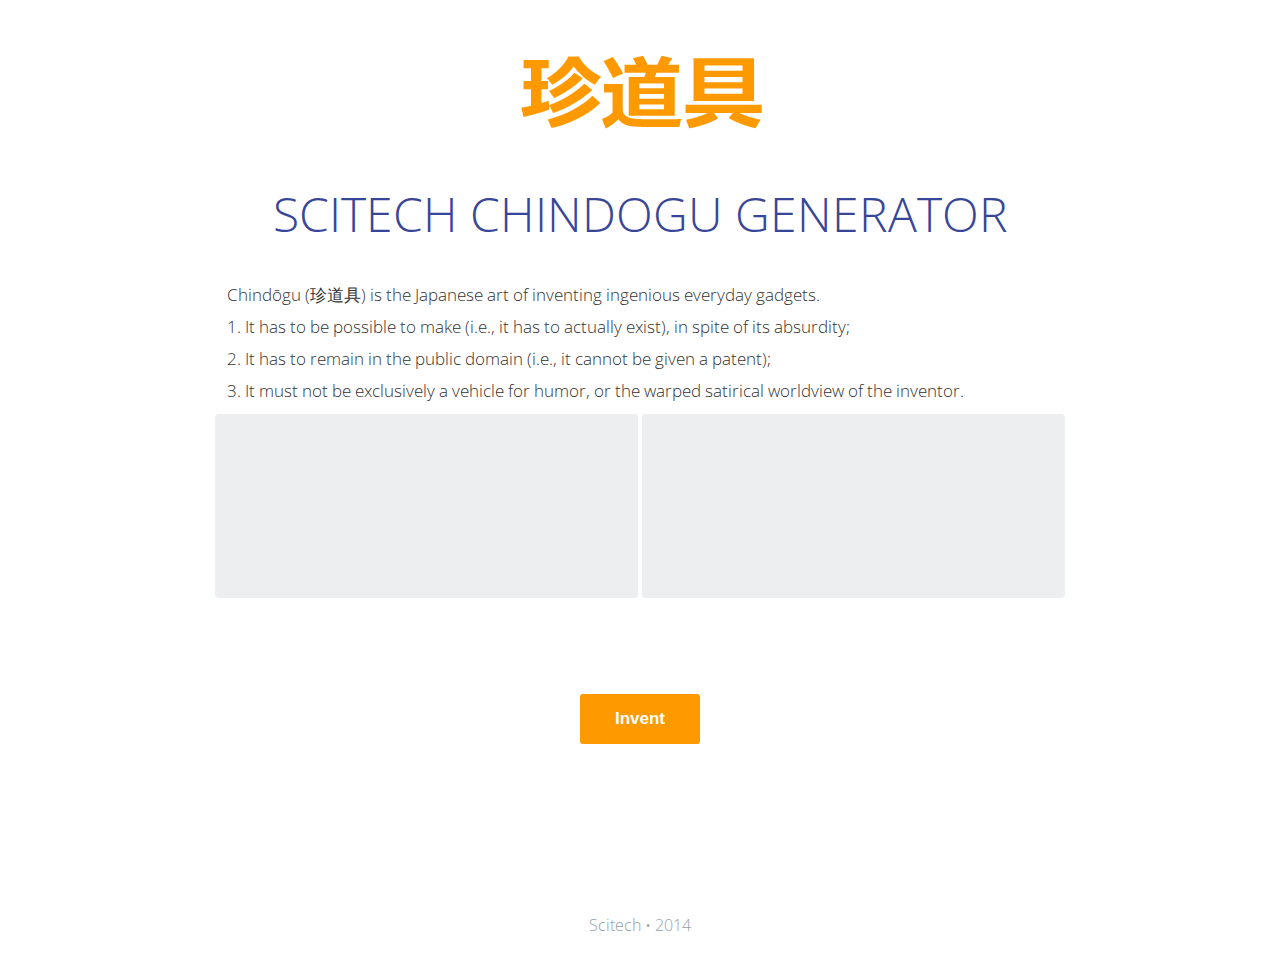
<file: index.html>
<!DOCTYPE HTML>
<html>
<head>
  <meta charset="utf-8">
  <meta http-equiv="Content-Type" content="text/html; charset=UTF-8" />
  <meta name="viewport" content="width=device-width, initial-scale=1, maximum-scale=1, user-scalable=0" />
  <title>SweetAlert</title>
  <link rel="stylesheet" href="./example.css">
  <!-- This is what you need -->
  <script src="../lib/sweet-alert.js"></script>
  <link rel="stylesheet" href="../lib/sweet-alert.css">
  <!--.......................-->
</head>
<body>

<h1>珍道具</h1>
<h2>Scitech Chindogu generator</h2>

<!-- What does it do? -->

<p>Chindōgu (珍道具) is the Japanese art of inventing ingenious everyday gadgets.</p>
<p>1. It has to be possible to make (i.e., it has to actually exist), in spite of its absurdity;</p>
<p>2. It has to remain in the public domain (i.e., it cannot be given a patent);</p>
<p>3. It must not be exclusively a vehicle for humor, or the warped satirical worldview of the inventor.</p>





<div class="showcase">
	<h2 id="foo">&nbsp;</h2>
</div>

<div class="showcase">
	<h2 class="bounceIn" id="foo1">&nbsp;</h2>
	
	

</div>
<div class="center-container">
	<p class="center"><button id="boom" onclick="
  document.getElementById('foo').innerHTML = nextWord(); document.getElementById('foo1').innerHTML = nextWord1();
">Invent</button></p>
	
</div>
<footer>
	Scitech • 2014
</footer>


<script type="text/javascript">
var nextWord = (function() {
	var things = ['underwater', 'butter', 'solar','greasy', 'lazer','heating','nano','popcorn','pancake','mechanical','bacon','secret','bionic','oxygen','medical','food','micro','emergency','weightless','voice activated','hydro','ballon','medical','paper','chicken','water','musical','automatic','magnetic','Channing Tatum','computer','baby','saltwater', 'watermelon', 'penguin', 'hanging', 'coffee', 'cooling', 'washing', 'rubbish', 'muffin', 'noodle', 'corn chip', 'duct tape', 'velcro', 'toilet paper', 'space'];
	var count = -1;
	return function() {
		return things[Math.floor(Math.random()*things.length)];
	}
}());

var nextWord1 =  (function() {
	var things1 = ['alarm', 'arm','ball', 'book', 'brush', 'cap','car', 'basket','bucket','cannon','cloth','field','hat','glove','fuel','light','swing','wool','wheel','sofa','phone','boat','thingamajig','cloud','biosphere','conductor','cleaner','cooler','heater','network','battery','sphere','kite','house','plane','soap', 'chair', 'chopsticks', 'cereal', 'esky', 'gym', 'cord', 'screwdriver', 'website', 'app', 'door mat'];
	var count1 = -1;
	return function() {
		return things1[Math.floor(Math.random()*things1.length)];

	}
}

()); 
// bonce in animation when click boom
left = document.getElementById("foo");
right = document.getElementById("foo1");
boomer = document.getElementById("boom");

// reset the transition by...
boomer.addEventListener("click", function(e) {
  e.preventDefault;

  
  // -> removing the class
  left.classList.remove("bounceIn");
  right.classList.remove("bounceIn");
  
  // -> triggering reflow /* The actual magic */
  // without this it wouldn't work. Try uncommenting the line and the transition won't be retriggered.
  left.offsetWidth = left.offsetWidth;
  right.offsetWidth = right.offsetWidth;
  
  // -> and re-adding the class
  left.classList.add("bounceIn");
  right.classList.add("bounceIn");
}, false);
</script>

</body>

</html>
</file>
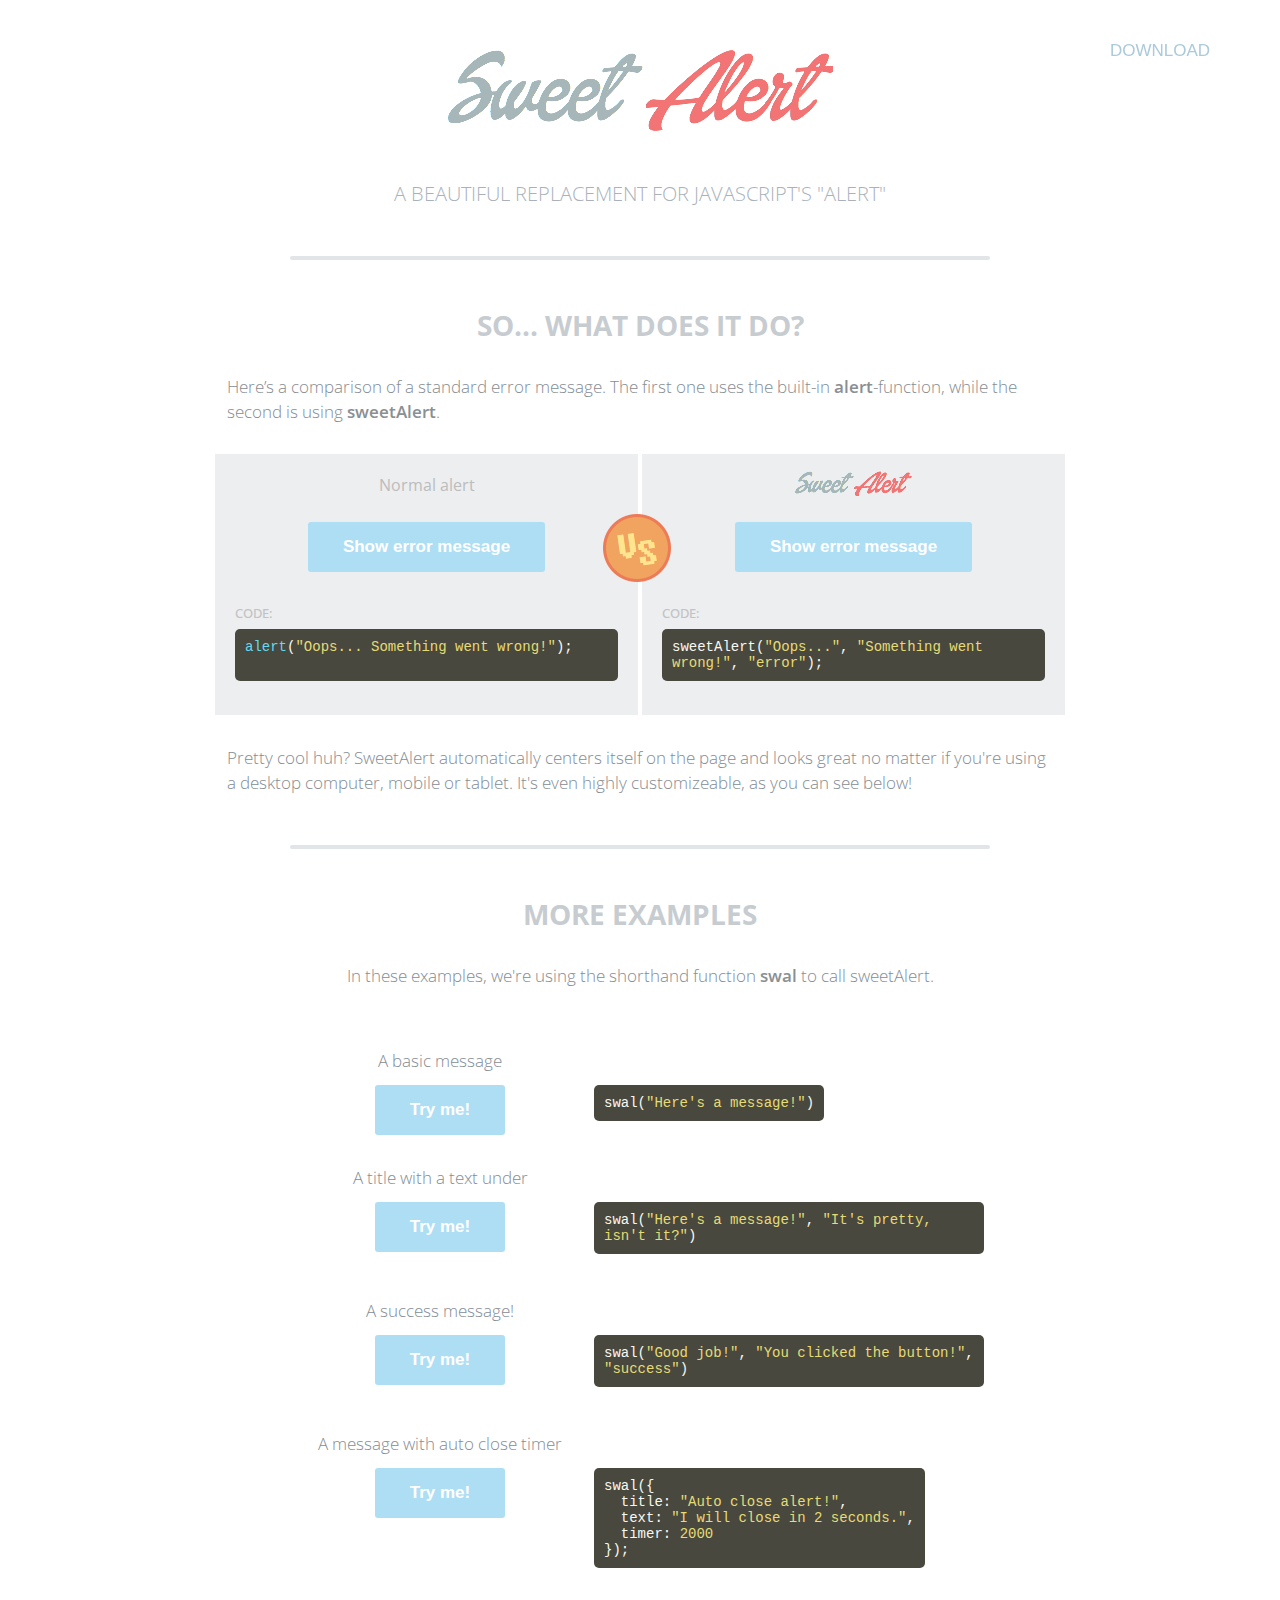
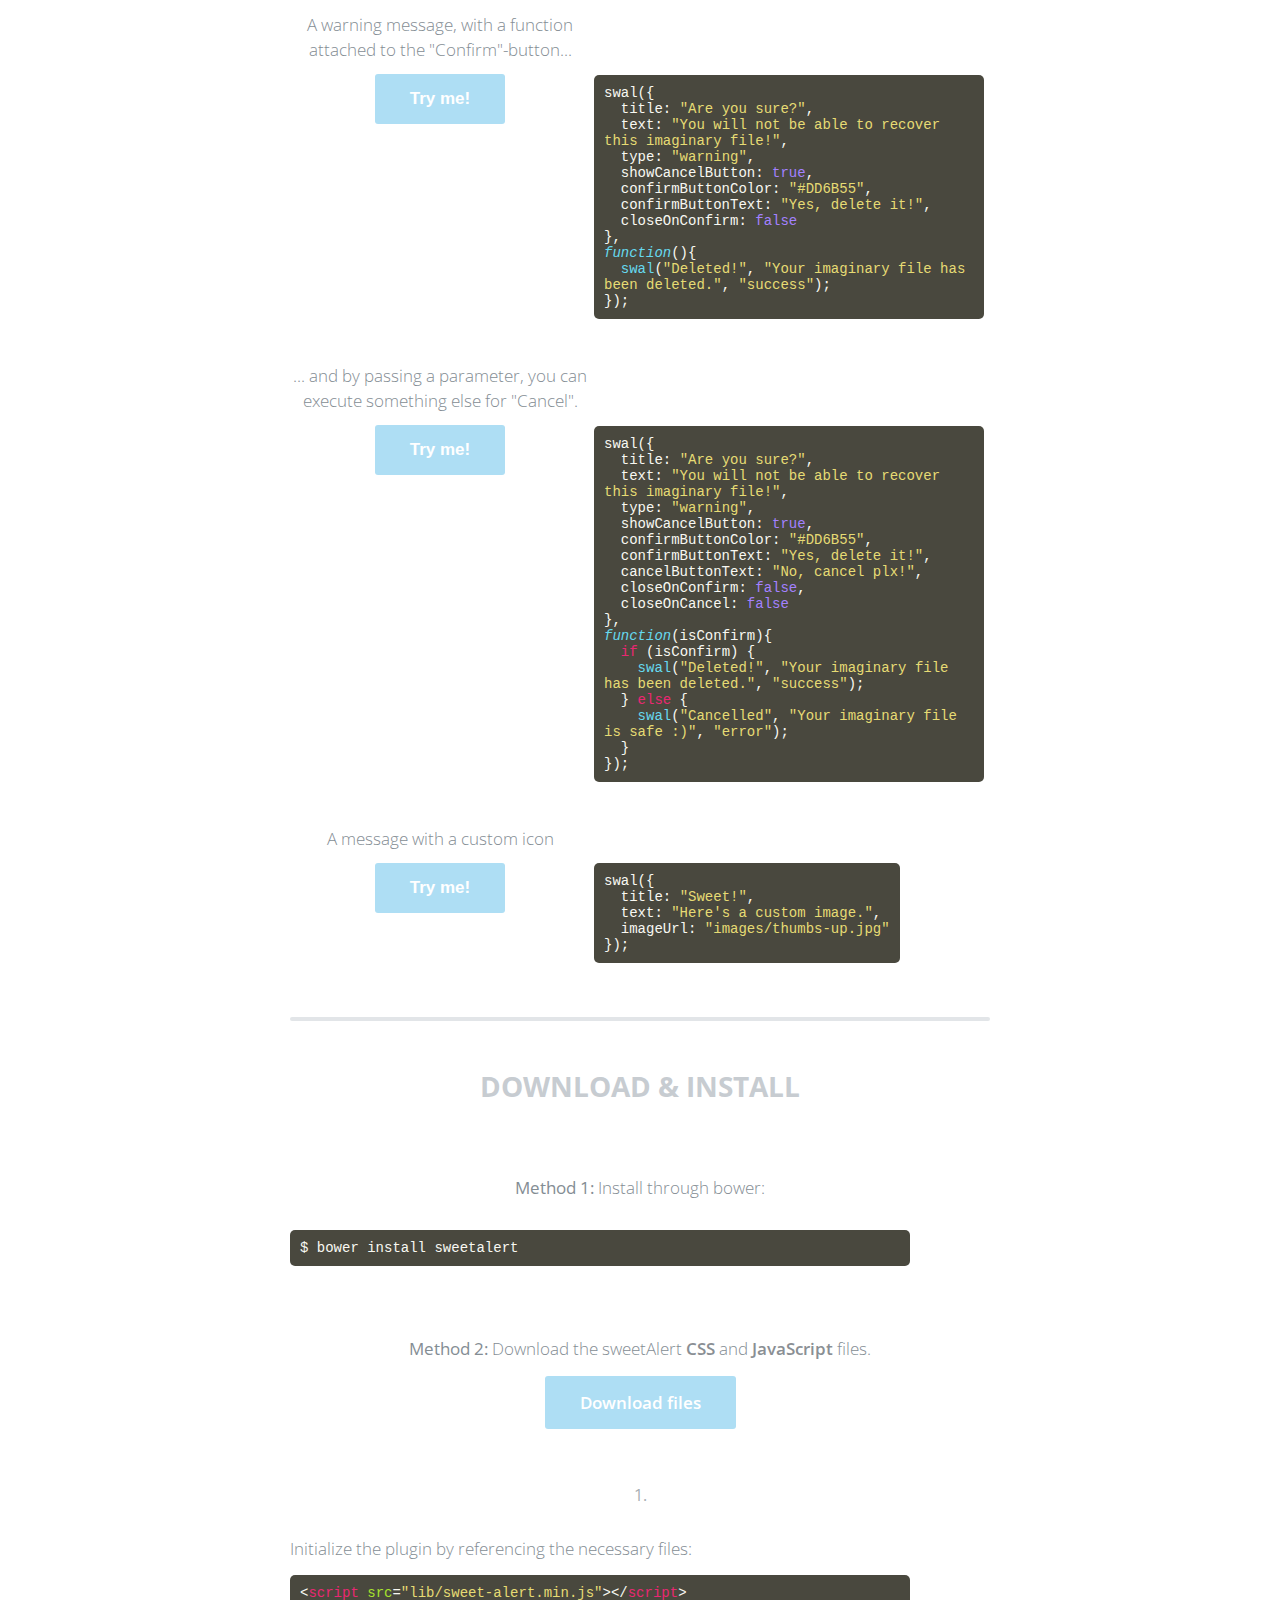
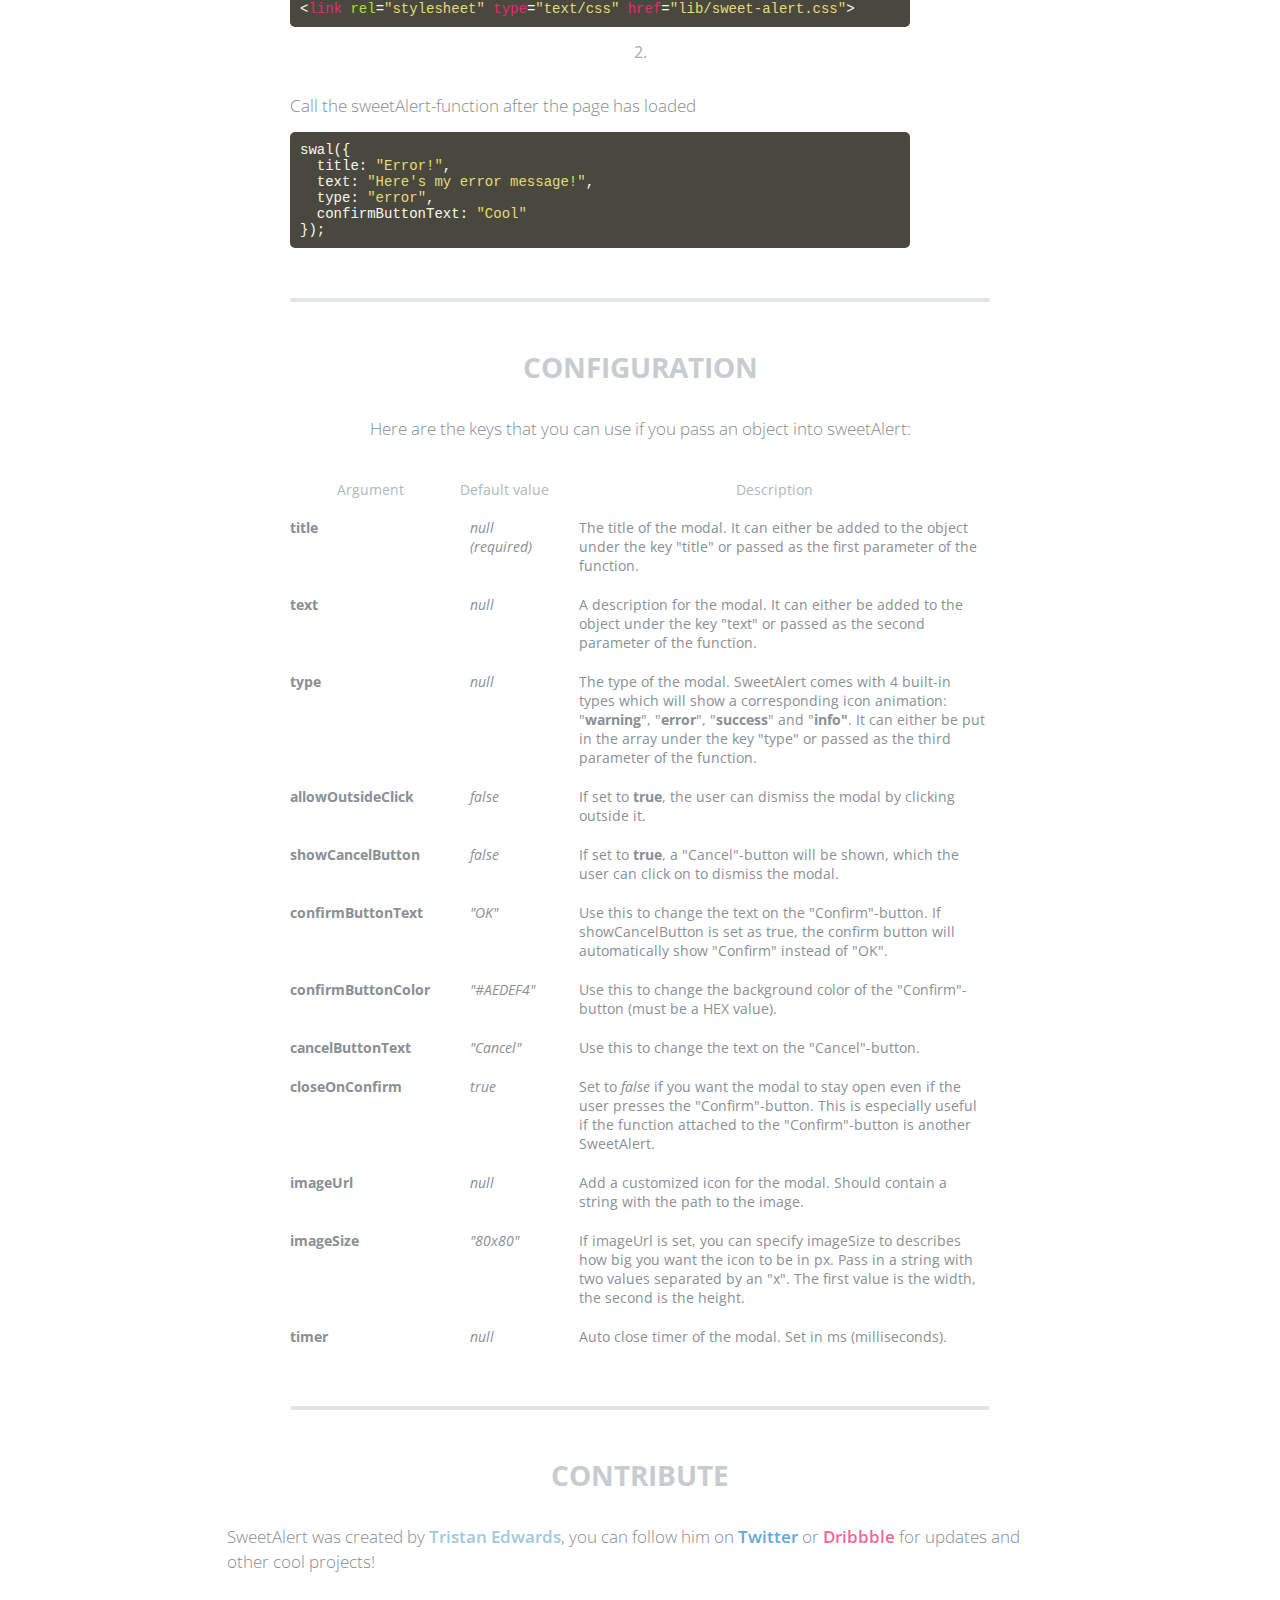
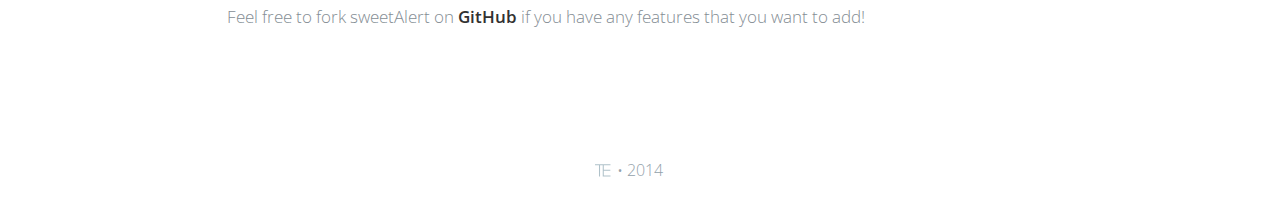
<file: example/index.html>
<!DOCTYPE HTML>

<html>

<head>
  <meta charset="utf-8">
  <meta http-equiv="Content-Type" content="text/html; charset=UTF-8" />
  <meta name="viewport" content="width=device-width, initial-scale=1, maximum-scale=1, user-scalable=0" />
  <title>SweetAlert</title>

  <link rel="stylesheet" href="./example.css">

  <!-- This is what you need -->
  <script src="../lib/sweet-alert.js"></script>
  <link rel="stylesheet" href="../lib/sweet-alert.css">
  <!--.......................-->

</head>

<body>

<h1>Sweet Alert</h1>
<h2>A beautiful replacement for Javascript's "Alert"</h2>
<button class="download">Download</button>

<!-- What does it do? -->
<h3>So... What does it do?</h3>
<p>Here’s a comparison of a standard error message. The first one uses the built-in <strong>alert</strong>-function, while the second is using <strong>sweetAlert</strong>.</p>

<div class="showcase normal">
	<h4>Normal alert</h4>
	<button>Show error message</button>

	<h5>Code:</h5>
	<pre><span class="func">alert</span>(<span class="str">"Oops... Something went wrong!"</span>);

	</pre>

	<div class="vs-icon"></div>
</div>

<div class="showcase sweet">
	<h4>Sweet Alert</h4>
	<button>Show error message</button>

	<h5>Code:</h5>
	<pre>sweetAlert(<span class="str">"Oops..."</span>, <span class="str">"Something went wrong!"</span>, <span class="str">"error"</span>);</pre>
</div>

<p>Pretty cool huh? SweetAlert automatically centers itself on the page and looks great no matter if you're using a desktop computer, mobile or tablet. It's even highly customizeable, as you can see below!</p>


<!-- Examples -->
<h3>More examples</h3>

<p class="center">In these examples, we're using the shorthand function <strong>swal</strong> to call sweetAlert.</p>

<ul class="examples">

	<li class="message">
		<div class="ui">
			<p>A basic message</p>
			<button>Try me!</button>
		</div>
		<pre>swal(<span class="str">"Here's a message!"</span>)</pre>
	</li>

	<li class="title-text">
		<div class="ui">
			<p>A title with a text under</p>
			<button>Try me!</button>
		</div>
		<pre>swal(<span class="str">"Here's a message!"</span>, <span class="str">"It's pretty, isn't it?"</span>)</pre>
	</li>

	<li class="success">
		<div class="ui">
			<p>A success message!</p>
			<button>Try me!</button>
		</div>
		<pre>swal(<span class="str">"Good job!"</span>, <span class="str">"You clicked the button!"</span>, <span class="str">"success"</span>)</pre>
	</li>

	<li class="timer">
		<div class="ui">
			<p>A message with auto close timer</p>
			<button>Try me!</button>
		</div>
		<pre>swal({
&nbsp;&nbsp;title: <span class="str">"Auto close alert!"</span>,
&nbsp;&nbsp;text: <span class="str">"I will close in 2 seconds."</span>,
&nbsp;&nbsp;timer: <span class="str">2000</span>
});</pre>
	</li>

	<li class="warning confirm">
		<div class="ui">
			<p>A warning message, with a function attached to the "Confirm"-button...</p>
			<button>Try me!</button>
		</div>
		<pre>swal({
&nbsp;&nbsp;title: <span class="str">"Are you sure?"</span>,
&nbsp;&nbsp;text: <span class="str">"You will not be able to recover this imaginary file!"</span>,
&nbsp;&nbsp;type: <span class="str">"warning"</span>,
&nbsp;&nbsp;showCancelButton: <span class="val">true</span>,
&nbsp;&nbsp;confirmButtonColor: <span class="str">"#DD6B55"</span>,
&nbsp;&nbsp;confirmButtonText: <span class="str">"Yes, delete it!"</span>,
&nbsp;&nbsp;closeOnConfirm: <span class="val">false</span>
},
<span class="func"><i>function</i></span>(){
&nbsp;&nbsp;<span class="func">swal</span>(<span class="str">"Deleted!"</span>, <span class="str">"Your imaginary file has been deleted."</span>, <span class="str">"success"</span>);
});</pre>
	</li>

	<li class="warning cancel">
		<div class="ui">
			<p>... and by passing a parameter, you can execute something else for "Cancel".</p>
			<button>Try me!</button>
		</div>
		<pre>swal({
&nbsp;&nbsp;title: <span class="str">"Are you sure?"</span>,
&nbsp;&nbsp;text: <span class="str">"You will not be able to recover this imaginary file!"</span>,
&nbsp;&nbsp;type: <span class="str">"warning"</span>,
&nbsp;&nbsp;showCancelButton: <span class="val">true</span>,
&nbsp;&nbsp;confirmButtonColor: <span class="str">"#DD6B55"</span>,
&nbsp;&nbsp;confirmButtonText: <span class="str">"Yes, delete it!"</span>,
&nbsp;&nbsp;cancelButtonText: <span class="str">"No, cancel plx!"</span>,
&nbsp;&nbsp;closeOnConfirm: <span class="val">false</span>,
&nbsp;&nbsp;closeOnCancel: <span class="val">false</span>
},
<span class="func"><i>function</i></span>(isConfirm){
&nbsp;&nbsp;<span class="tag">if</span> (isConfirm) {
&nbsp;&nbsp;&nbsp;&nbsp;<span class="func">swal</span>(<span class="str">"Deleted!"</span>, <span class="str">"Your imaginary file has been deleted."</span>, <span class="str">"success"</span>);
&nbsp;&nbsp;} <span class="tag">else</span> {
	&nbsp;&nbsp;&nbsp;&nbsp;<span class="func">swal</span>(<span class="str">"Cancelled"</span>, <span class="str">"Your imaginary file is safe :)"</span>, <span class="str">"error"</span>);
&nbsp;&nbsp;}
});</pre>
	</li>

	<li class="custom-icon">
		<div class="ui">
			<p>A message with a custom icon</p>
			<button>Try me!</button>
		</div>
		<pre>swal({
&nbsp;&nbsp;title: <span class="str">"Sweet!"</span>,
&nbsp;&nbsp;text: <span class="str">"Here's a custom image."</span>,
&nbsp;&nbsp;imageUrl: <span class="str">"images/thumbs-up.jpg"</span>
});</pre>
	</li>

</ul>


<!-- Download & Install -->
<h3 id="download-section">Download & install</h3>

<div class="center-container">
	<p class="center"><b>Method 1:</b> Install through bower:</p>
	<pre class="center">$ bower install sweetalert</pre>
</div>

<p class="center"><b>Method 2:</b> Download the sweetAlert <strong>CSS</strong> and <strong>JavaScript</strong> files.</p>

<a class="button" href="https://github.com/t4t5/sweetalert/archive/master.zip" download>Download files</a>

<ol>
	<li>
		<p>Initialize the plugin by referencing the necessary files:</p>
		<pre>&lt;<span class="tag">script</span> <span class="attr">src</span>=<span class="str">"lib/sweet-alert.min.js"</span>&gt;&lt;/<span class="tag">script</span>&gt;
&lt;<span class="tag">link</span> <span class="attr">rel</span>=<span class="str">"stylesheet"</span> <span class="tag">type</span>=<span class="str">"text/css"</span> <span class="tag">href</span>=<span class="str">"lib/sweet-alert.css"</span>&gt;</pre>
	</li>

	<li>
		<p>Call the sweetAlert-function after the page has loaded</p>
		<pre>swal({
&nbsp;&nbsp;title: <span class="str">"Error!"</span>,
&nbsp;&nbsp;text: <span class="str">"Here's my error message!"</span>,
&nbsp;&nbsp;type: <span class="str">"error"</span>,
&nbsp;&nbsp;confirmButtonText: <span class="str">"Cool"</span>
});
</pre>
	</li>
</ol>



<!-- Configuration -->
<h3>Configuration</h3>

<p class="center">Here are the keys that you can use if you pass an object into sweetAlert:</p>

<table>
	<tr class="titles">
		<th>
			<div class="border-left"></div>
			Argument
		</th>
		<th>Default value</th>
		<th>
			<div class="border-right"></div>
			Description
		</th>
	</tr>
	<tr>
		<td><b>title</b></td>
		<td><i>null (required)</i></td>
		<td>The title of the modal. It can either be added to the object under the key "title" or passed as the first parameter of the function.</td>
	</tr>
	<tr>
		<td><b>text</b></td>
		<td><i>null</i></td>
		<td>A description for the modal. It can either be added to the object under the key "text" or passed as the second parameter of the function.</td>
	</tr>
	<tr>
		<td><b>type</b></td>
		<td><i>null</i></td>
		<td>The type of the modal. SweetAlert comes with 4 built-in types which will show a corresponding icon animation: "<strong>warning</strong>", "<strong>error</strong>", "<strong>success</strong>" and "<strong>info"</strong>. It can either be put in the array under the key "type" or passed as the third parameter of the function.</td>
	</tr>
	<tr>
		<td><b>allowOutsideClick</b></td>
		<td><i>false</i></td>
		<td>If set to <strong>true</strong>, the user can dismiss the modal by clicking outside it.</td>
	</tr>
	<tr>
		<td><b>showCancelButton</b></td>
		<td><i>false</i></td>
		<td>If set to <strong>true</strong>, a "Cancel"-button will be shown, which the user can click on to dismiss the modal.</td>
	</tr>
	<tr>
		<td><b>confirmButtonText</b></td>
		<td><i>"OK"</i></td>
		<td>Use this to change the text on the "Confirm"-button. If showCancelButton is set as true, the confirm button will automatically show "Confirm" instead of "OK".</td>
	</tr>
	<tr>
		<td><b>confirmButtonColor</b></td>
		<td><i>"#AEDEF4"</i></td>
		<td>Use this to change the background color of the "Confirm"-button (must be a HEX value).</td>
	</tr>
	<tr>
		<td><b>cancelButtonText</b></td>
		<td><i>"Cancel"</i></td>
		<td>Use this to change the text on the "Cancel"-button.</td>
	</tr>
	<tr>
		<td><b>closeOnConfirm</b></td>
		<td><i>true</i></td>
		<td>Set to <i>false</i> if you want the modal to stay open even if the user presses the "Confirm"-button. This is especially useful if the function attached to the "Confirm"-button is another SweetAlert.</td>
	</tr>
	<tr>
		<td><b>imageUrl</b></td>
		<td><i>null</i></td>
		<td>Add a customized icon for the modal. Should contain a string with the path to the image.</td>
	</tr>
	<tr>
		<td><b>imageSize</b></td>
		<td><i>"80x80"</i></td>
		<td>If imageUrl is set, you can specify imageSize to describes how big you want the icon to be in px. Pass in a string with two values separated by an "x". The first value is the width, the second is the height.</td>
	</tr>
	<tr>
		<td><b>timer</b></td>
		<td><i>null</i></td>
		<td>Auto close timer of the modal. Set in ms (milliseconds).</td>
	</tr>
</table>


<!-- Contribute -->
<h3>Contribute</h3>
<p>SweetAlert was created by <a href="http://tristanedwards.me" target="_blank">Tristan Edwards</a>, you can follow him on <a href="https://twitter.com/t4t5" target="_blank" class="twitter">Twitter</a> or <a href="https://dribbble.com/tristanedwards" target="_blank" class="dribbble">Dribbble</a> for updates and other cool projects!</p>
<p>Feel free to fork sweetAlert on <a href="https://github.com/t4t5/sweetalert" class="github">GitHub</a> if you have any features that you want to add!</p>


<footer>
	<span class="te-logo">TE</span> • 2014
</footer>


<script>

document.querySelector('button.download').onclick = function(){
	$("html, body").animate({ scrollTop: $("#download-section").offset().top }, 1000);
};

document.querySelector('.showcase.normal button').onclick = function(){
	alert("Oops... Something went wrong!");
};

document.querySelector('.showcase.sweet button').onclick = function(){
	swal("Oops...", "Something went wrong!", "error");
};

document.querySelector('ul.examples li.message button').onclick = function(){
	swal("Here's a message!");
};

document.querySelector('ul.examples li.timer button').onclick = function(){
	swal({
		title: "Auto close alert!",
		text: "I will close in 2 seconds.",
		timer: 2000
	});
};

document.querySelector('ul.examples li.title-text button').onclick = function(){
	swal("Here's a message!", "It's pretty, isn't it?")
};

document.querySelector('ul.examples li.success button').onclick = function(){
	swal("Good job!", "You clicked the button!", "success");
};

document.querySelector('ul.examples li.warning.confirm button').onclick = function(){
	swal({
		title: "Are you sure?",
		text: "You will not be able to recover this imaginary file!",
		type: "warning",
		showCancelButton: true,
		confirmButtonColor: '#DD6B55',
		confirmButtonText: 'Yes, delete it!',
		closeOnConfirm: false,
		//closeOnCancel: false
	},
	function(){
		swal("Deleted!", "Your imaginary file has been deleted!", "success");
	});
};

document.querySelector('ul.examples li.warning.cancel button').onclick = function(){
	swal({
		title: "Are you sure?",
		text: "You will not be able to recover this imaginary file!",
		type: "warning",
		showCancelButton: true,
		confirmButtonColor: '#DD6B55',
		confirmButtonText: 'Yes, delete it!',
		cancelButtonText: "No, cancel plx!",
		closeOnConfirm: false,
		closeOnCancel: false
	},
	function(isConfirm){
    if (isConfirm){
      swal("Deleted!", "Your imaginary file has been deleted!", "success");
    } else {
      swal("Cancelled", "Your imaginary file is safe :)", "error");
    }
	});
};

document.querySelector('ul.examples li.custom-icon button').onclick = function(){
	swal({
		title: "Sweet!",
		text: "Here's a custom image.",
		imageUrl: 'images/thumbs-up.jpg'
	});
};

</script>



</body>

</html>
</file>
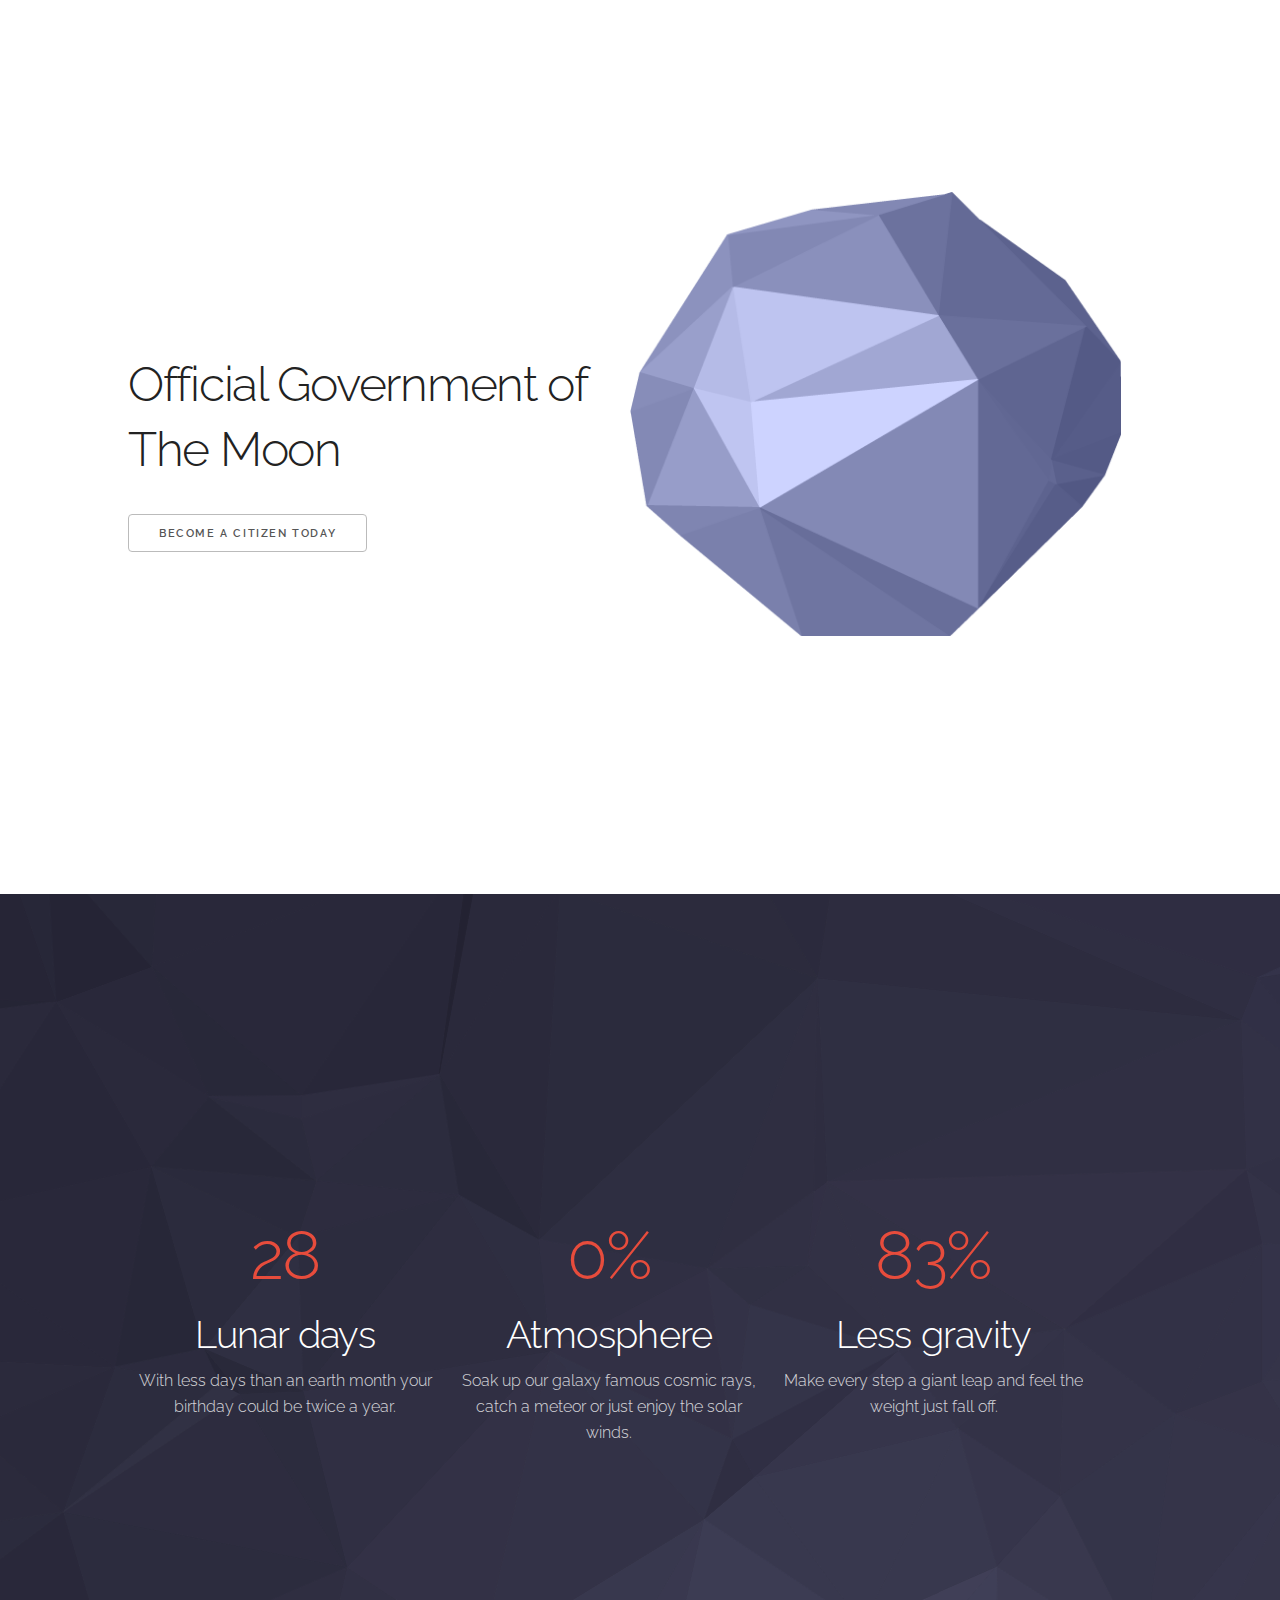
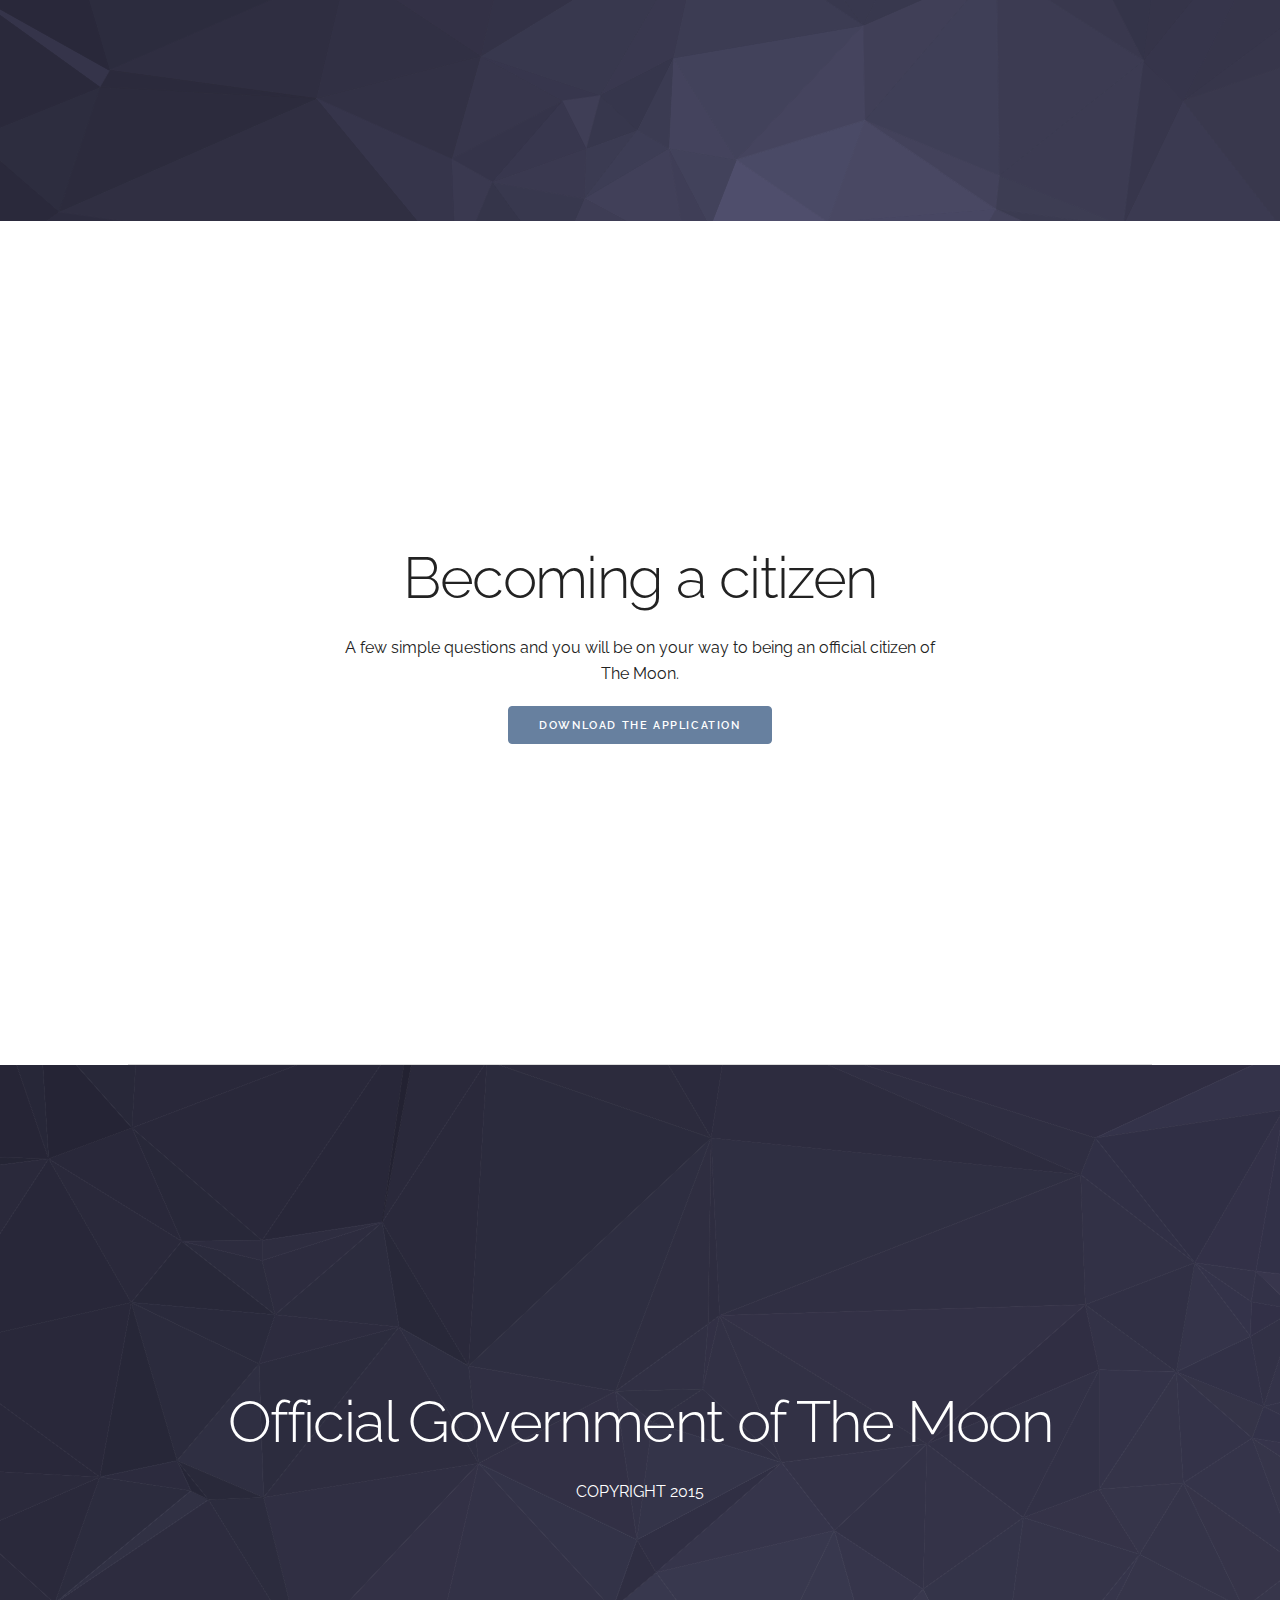
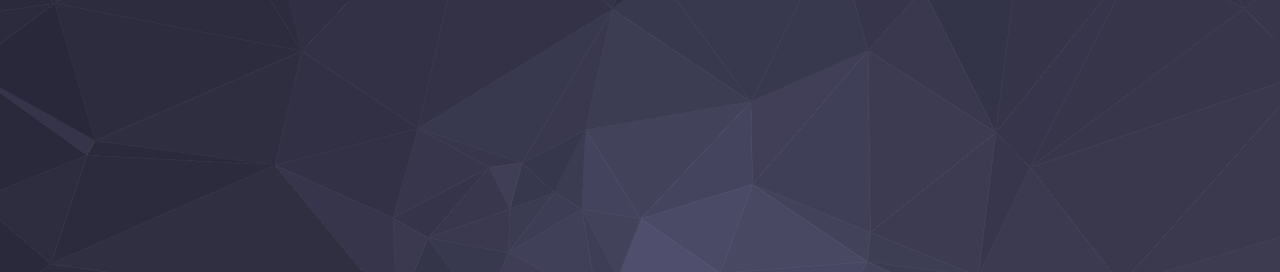
<file: moon/index.html>
<!DOCTYPE html>
<html lang="en">
<head>

  <!-- Basic Page Needs
  –––––––––––––––––––––––––––––––––––––––––––––––––– -->
  <meta charset="utf-8">
  <title>Official Government of The Moon</title>
  <meta name="description" content="Official Government of The Moon">
  <meta name="author" content="Official Government of The Moon">

  <!-- Mobile Specific Metas
  –––––––––––––––––––––––––––––––––––––––––––––––––– -->
  <meta name="viewport" content="width=device-width, initial-scale=1, maximum-scale=1">
  <!-- FONT
  –––––––––––––––––––––––––––––––––––––––––––––––––– -->
  <link href='http://fonts.googleapis.com/css?family=Raleway:400,300,600' rel='stylesheet' type='text/css'>
  <!-- CSS
  –––––––––––––––––––––––––––––––––––––––––––––––––– -->
  <link rel="stylesheet" href="css/normalize.css">
  <link rel="stylesheet" href="css/skeleton.css">
  <link rel="stylesheet" href="css/custom.css">
  <!-- Favicon
  –––––––––––––––––––––––––––––––––––––––––––––––––– -->
  <link rel="icon" type="image/png" href="images/favicon.png" />
</head>
<body>

  <!-- Primary Page Layout–––––––––––––––––––––––– -->

  <div class="section container hero">
    <div class="row">
      <div class="one-half column">
        <h4 class="hero-heading">Official Government of The Moon</h4>
        <a class="button" href="#">Become a citizen today</a>
      </div>
      <div class="one-half column">
        <img class="moon" src="images/moon.png">
      </div>
    </div>
  </div>

  <div class="section values">
    <div class="container">
      <div class="row">
        <div class="one-third column value">
          <h2 class="value-multiplier">28</h2>
          <h5 class="value-heading">Lunar days</h5>
          <p class="value-description">With less days than an earth month your birthday could be twice a year.</p>
        </div>
        <div class="one-third column value">
          <h2 class="value-multiplier">0%</h2>
          <h5 class="value-heading">Atmosphere</h5>
          <p class="value-description">Soak up our galaxy famous cosmic rays, catch a meteor or just enjoy the solar winds.</p>
        </div>
        <div class="one-third column value">
          <h2 class="value-multiplier">83%</h2>
          <h5 class="value-heading">Less gravity</h5>
          <p class="value-description">Make every step a giant leap and feel the weight just fall off. </p>
        </div>
      </div>
    </div>
  </div>

  <div class="container section get-help">
    <h3 class="section-heading">Becoming a citizen</h3>
    <p class="section-description">A few simple questions and you will be on your way to being an official citizen of The Moon.</p>
    <a class="button button-primary" href="#">Download the application</a>
  </div>

  <div class="section categories">
    <div class="container">
      <h3 class="section-heading">Official Government of The Moon</h3>
      <p class="section-description">COPYRIGHT 2015</p>
      
    </div>
  </div>

  
  



<!-- End Document
  –––––––––––––––––––––––––––––––––––––––––––––––––– -->
</body>
</html>
</file>
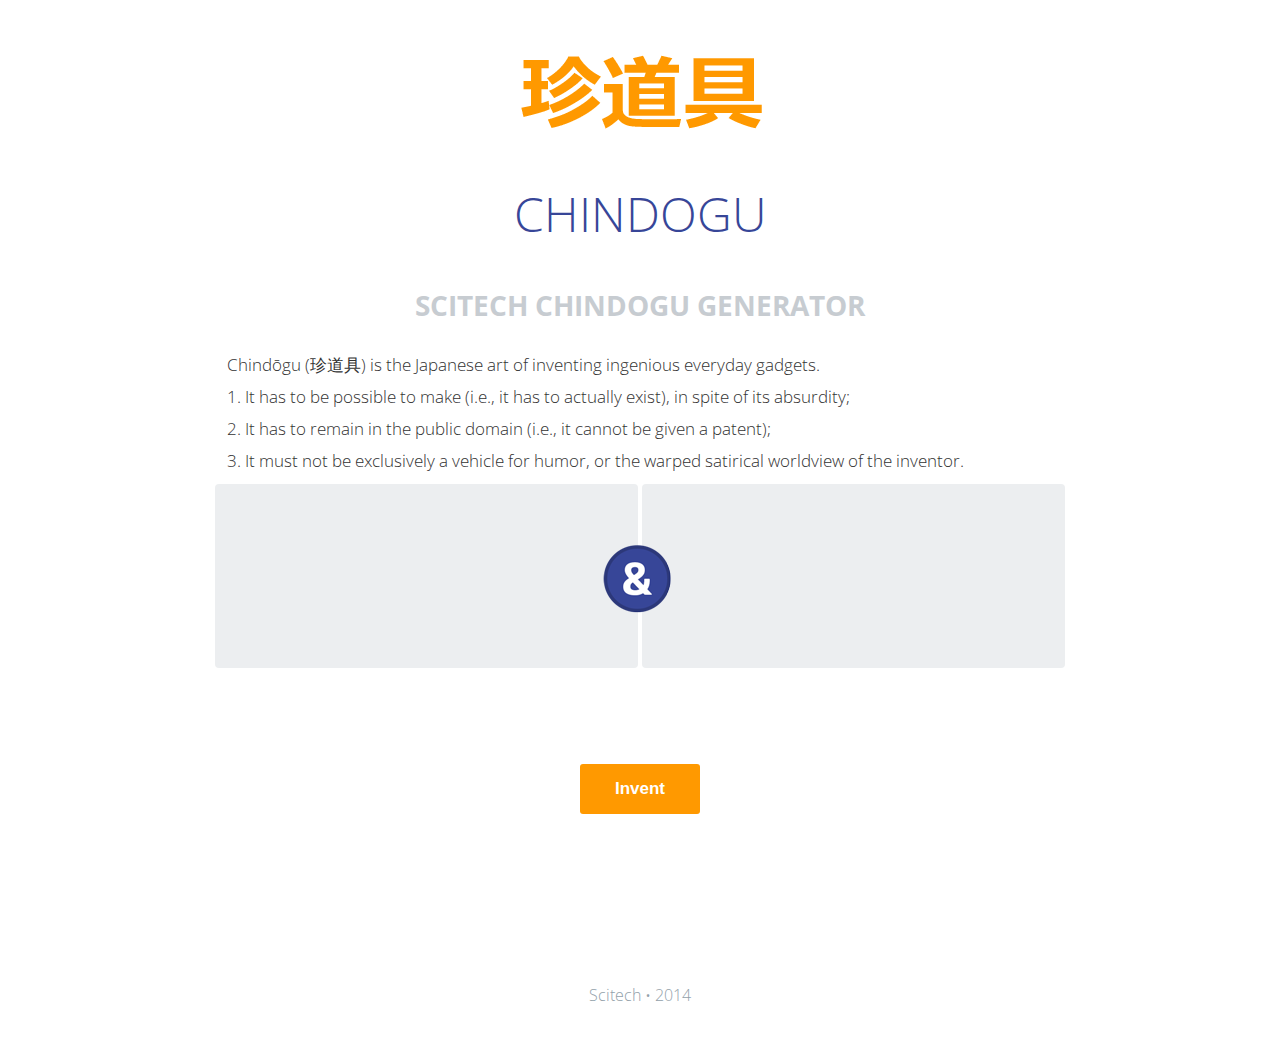
<file: testing.html>
<!DOCTYPE HTML>
<html>
<head>
  <meta charset="utf-8">
  <meta http-equiv="Content-Type" content="text/html; charset=UTF-8" />
  <meta name="viewport" content="width=device-width, initial-scale=1, maximum-scale=1, user-scalable=0" />
  <title>SweetAlert</title>
  <link rel="stylesheet" href="./example.css">
  <!-- This is what you need -->
  <script src="../lib/sweet-alert.js"></script>
  <link rel="stylesheet" href="../lib/sweet-alert.css">
  <!--.......................-->
</head>
<body>

<h1>珍道具</h1>
<h2>CHINDOGU</h2>
<h3>Scitech Chindogu generator</h3>

<!-- What does it do? -->

<p>Chindōgu (珍道具) is the Japanese art of inventing ingenious everyday gadgets.</p>
<p>1. It has to be possible to make (i.e., it has to actually exist), in spite of its absurdity;</p>
<p>2. It has to remain in the public domain (i.e., it cannot be given a patent);</p>
<p>3. It must not be exclusively a vehicle for humor, or the warped satirical worldview of the inventor.</p>





<div class="showcase normal">
	<h2 id="foo">&nbsp;</h2>
	

	<div id="icon" class="vs-icon"></div>
</div>

<div class="showcase sweet">
	<h2 class="bounceIn" id="foo1">&nbsp;</h2>
	
	

</div>
<div class="center-container">
	<p class="center"><button id="boom" onclick="
  document.getElementById('foo').innerHTML = nextWord(); document.getElementById('foo1').innerHTML = nextWord1();
">Invent</button></p>
	
</div>
<footer>
	Scitech • 2014
</footer>


<script type="text/javascript">
var nextWord = (function() {
  var things = ['Rock', 'Paper', 'Scissors','Spock', 'Lizard'];
  var count = -1;
  return function() {
    return things[Math.floor(Math.random()*things.length)];
  }
}());

var nextWord1 =  (function() {
  var things1 = ['Rock', 'Paper', 'Scissors','Spock', 'Lizard'];
  var count1 = -1;
  return function() {
    return things1[Math.floor(Math.random()*things1.length)];

  }
}

()); 

</script>
<script>
// bonce in animation when click boom
left = document.getElementById("foo");
right = document.getElementById("foo1");
boomer = document.getElementById("boom");

// reset the transition by...
boomer.addEventListener("click", function(e) {
  e.preventDefault;

  
  // -> removing the class
  left.classList.remove("bounceIn");
  right.classList.remove("bounceIn");
  
  // -> triggering reflow /* The actual magic */
  // without this it wouldn't work. Try uncommenting the line and the transition won't be retriggered.
  left.offsetWidth = left.offsetWidth;
  right.offsetWidth = right.offsetWidth;
  
  // -> and re-adding the class
  left.classList.add("bounceIn");
  right.classList.add("bounceIn");
}, false);


/*function compare() {
    var foo,foo1;
    age = document.getElementById("age").value;
    voteable = (age < 18) ? "winer":"loser";
    document.getElementById("fooa").innerHTML = voteable + " to vote.";
} */

  


document.querySelector('button.download').onclick = function(){
	$("html, body").animate({ scrollTop: $("#download-section").offset().top }, 1000);
};

document.querySelector('.showcase.normal button').onclick = function(){
	alert("Oops... Something went wrong!");
};

document.querySelector('.showcase.sweet button').onclick = function(){
	swal("Oops...", "Something went wrong!", "error");
};

document.querySelector('ul.examples li.message button').onclick = function(){
	swal("Here's a message!");
};

document.querySelector('ul.examples li.timer button').onclick = function(){
	swal({
		title: "Auto close alert!",
		text: "I will close in 2 seconds.",
		timer: 2000
	});
};

document.querySelector('ul.examples li.title-text button').onclick = function(){
	swal("Here's a message!", "It's pretty, isn't it?")
};

document.querySelector('ul.examples li.success button').onclick = function(){
	swal("Good job!", "You clicked the button!", "success");
};

document.querySelector('foo').onclick = function(){
	swal({
		title: "Are you sure?",
		text: "You will not be able to recover this imaginary file!",
		type: "warning",
		showCancelButton: true,
		confirmButtonColor: '#DD6B55',
		confirmButtonText: 'Yes, delete it!',
		closeOnConfirm: false,
		//closeOnCancel: false
	},
	function(){
		swal("Deleted!", "Your imaginary file has been deleted!", "success");
	});
};

document.querySelector('button').onclick = function(){
	swal({
		title: "Are you sure?",
		text: "You will not be able to recover this imaginary file!",
		type: "warning",
		showCancelButton: true,
		confirmButtonColor: '#DD6B55',
		confirmButtonText: 'Yes, delete it!',
		cancelButtonText: "No, cancel plx!",
		closeOnConfirm: false,
		closeOnCancel: false
	},
	function(isConfirm){
    if (isConfirm){
      swal("Deleted!", "Your imaginary file has been deleted!", "success");
    } else {
      swal("Cancelled", "Your imaginary file is safe :)", "error");
    }
	});
};



document.querySelector('ul.examples li.custom-icon button').onclick = function(){
	swal({
		title: "Computer chose:",
		text: thing,
		imageUrl: 'images/thumbs-up.jpg'
	});
};

</script>



</body>

</html>
</file>
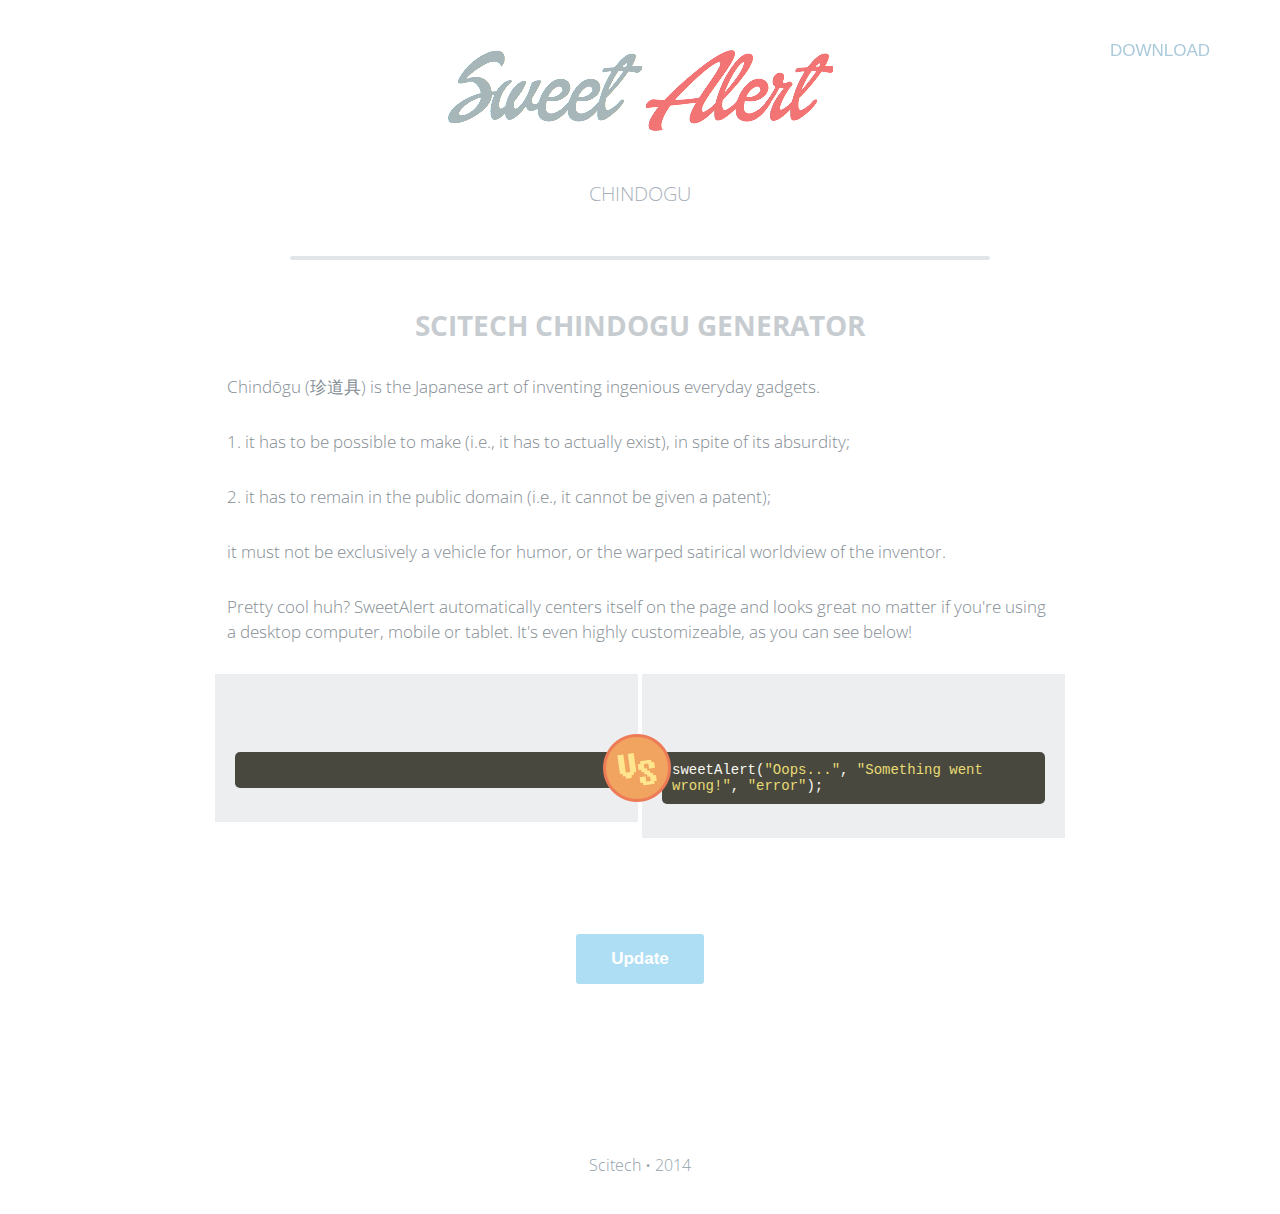
<file: example/chindogu.html>
<!DOCTYPE HTML>

<html>

<head>
  <meta charset="utf-8">
  <meta http-equiv="Content-Type" content="text/html; charset=UTF-8" />
  <meta name="viewport" content="width=device-width, initial-scale=1, maximum-scale=1, user-scalable=0" />
  <title>SweetAlert</title>

  <link rel="stylesheet" href="./example.css">

  <!-- This is what you need -->
  <script src="../lib/sweet-alert.js"></script>
  <link rel="stylesheet" href="../lib/sweet-alert.css">
  <!--.......................-->

</head>

<body>

<h1>珍道具</h1>
<h2>CHINDOGU</h2>
<h3>Scitech Chindogu generator</h3>
<button class="download">Download</button>

<!-- What does it do? -->

<p>Chindōgu (珍道具) is the Japanese art of inventing ingenious everyday gadgets.</p>
<p>1. it has to be possible to make (i.e., it has to actually exist), in spite of its absurdity;</p>
<p>2. it has to remain in the public domain (i.e., it cannot be given a patent);</p>
<p>it must not be exclusively a vehicle for humor, or the warped satirical worldview of the inventor.</p>



<p>Pretty cool huh? SweetAlert automatically centers itself on the page and looks great no matter if you're using a desktop computer, mobile or tablet. It's even highly customizeable, as you can see below!</p>






<script type="text/javascript">
var nextWord = (function() {
  var things = ['Rock', 'Paper', 'Scissors','Spock', 'Lizard'];
  var count = -1;
  return function() {
    return things[Math.floor(Math.random()*things.length)];
  }
}());

var nextWord1 =  (function() {
  var things1 = ['Rock1', 'Paper1', 'Scissors1','Spock1', 'Lizard1'];
  var count1 = -1;
  return function() {
    return things1[Math.floor(Math.random()*things1.length)];

  }
}

());


var copynext1 = nextWord

var things = ['Rock', 'Paper', 'Scissor'];
var thing = things[Math.floor(Math.random()*things.length)];

function quotes(){

var aquote = new Array;
aquote[0]="\"Quote 1.\"";
aquote[1]="\"Quote 2.\"";
aquote[2]="\"Quote 3.\""

rdmQuote = Math.floor(Math.random()*aquote.length);
document.getElementById("txtbox") .value=aquote[rdmQuote];
}
window.onload=quotes;



</script>



<div class="showcase normal">
	<h2 id="foo">&nbsp;</h2>
	<pre id="fooa">&nbsp;</pre>
	

	

	<div class="vs-icon"></div>
</div>

<div class="showcase sweet">
	<h2 id="foo1">&nbsp;</h2>
	<pre>sweetAlert(<span class="str">"Oops..."</span>, <span class="str">"Something went wrong!"</span>, <span class="str">"error"</span>);</pre>
	

</div>
<div class="center-container">
	<p class="center"><button onclick="
  document.getElementById('foo').innerHTML = nextWord(); document.getElementById('fooa').innerHTML = nextWord(); document.getElementById('foo1').innerHTML = nextWord1();
">Update</button></p>
	
</div>

<footer>
	Scitech • 2014
</footer>

<script>

document.querySelector('button.download').onclick = function(){
	$("html, body").animate({ scrollTop: $("#download-section").offset().top }, 1000);
};

document.querySelector('.showcase.normal button').onclick = function(){
	alert("Oops... Something went wrong!");
};

document.querySelector('.showcase.sweet button').onclick = function(){
	swal("Oops...", "Something went wrong!", "error");
};

document.querySelector('ul.examples li.message button').onclick = function(){
	swal("Here's a message!");
};

document.querySelector('ul.examples li.timer button').onclick = function(){
	swal({
		title: "Auto close alert!",
		text: "I will close in 2 seconds.",
		timer: 2000
	});
};

document.querySelector('ul.examples li.title-text button').onclick = function(){
	swal("Here's a message!", "It's pretty, isn't it?")
};

document.querySelector('ul.examples li.success button').onclick = function(){
	swal("Good job!", "You clicked the button!", "success");
};

document.querySelector('ul.examples li.warning.confirm button').onclick = function(){
	swal({
		title: "Are you sure?",
		text: "You will not be able to recover this imaginary file!",
		type: "warning",
		showCancelButton: true,
		confirmButtonColor: '#DD6B55',
		confirmButtonText: 'Yes, delete it!',
		closeOnConfirm: false,
		//closeOnCancel: false
	},
	function(){
		swal("Deleted!", "Your imaginary file has been deleted!", "success");
	});
};

document.querySelector('ul.examples li.warning.cancel button').onclick = function(){
	swal({
		title: "Are you sure?",
		text: "You will not be able to recover this imaginary file!",
		type: "warning",
		showCancelButton: true,
		confirmButtonColor: '#DD6B55',
		confirmButtonText: 'Yes, delete it!',
		cancelButtonText: "No, cancel plx!",
		closeOnConfirm: false,
		closeOnCancel: false
	},
	function(isConfirm){
    if (isConfirm){
      swal("Deleted!", "Your imaginary file has been deleted!", "success");
    } else {
      swal("Cancelled", "Your imaginary file is safe :)", "error");
    }
	});
};



document.querySelector('ul.examples li.custom-icon button').onclick = function(){
	swal({
		title: "Computer chose:",
		text: thing,
		imageUrl: 'images/thumbs-up.jpg'
	});
};

</script>



</body>

</html>
</file>
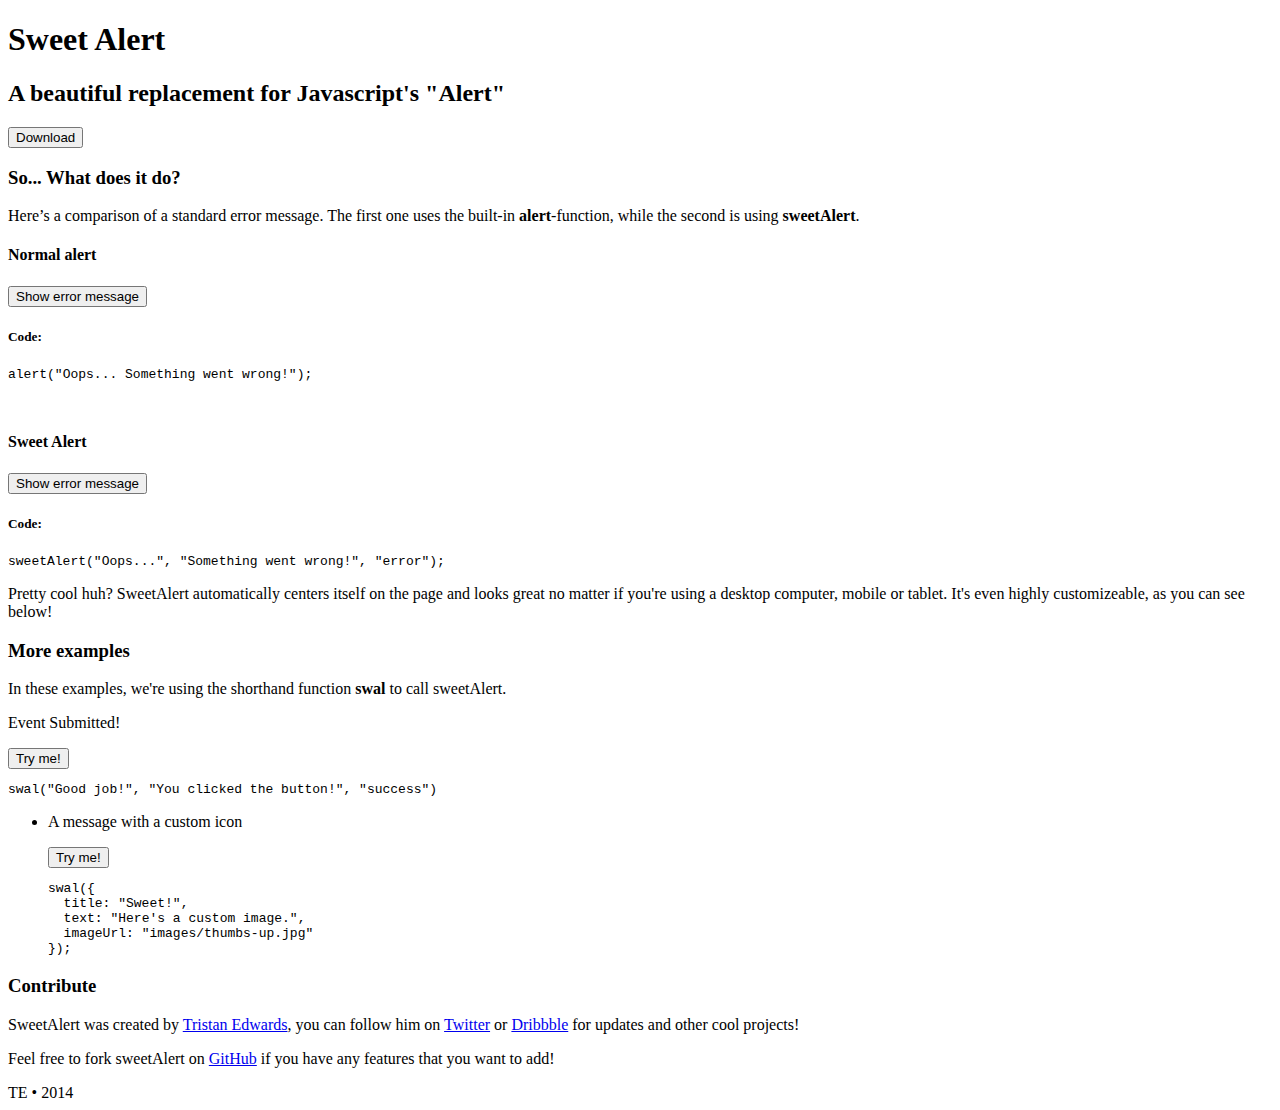
<file: example/snwa.html>
<!DOCTYPE HTML>

<html>

<head>
  <meta charset="utf-8">
  <meta http-equiv="Content-Type" content="text/html; charset=UTF-8" />
  <meta name="viewport" content="width=device-width, initial-scale=1, maximum-scale=1, user-scalable=0" />
  <title>SweetAlert</title>

 

  <!-- This is what you need -->
  <script src="../lib/sweet-alert.js"></script>
  <link rel="stylesheet" href="../lib/sweet-alert.css">
  <!--.......................-->

</head>

<body>

<h1>Sweet Alert</h1>
<h2>A beautiful replacement for Javascript's "Alert"</h2>
<button class="download">Download</button>

<!-- What does it do? -->
<h3>So... What does it do?</h3>
<p>Here’s a comparison of a standard error message. The first one uses the built-in <strong>alert</strong>-function, while the second is using <strong>sweetAlert</strong>.</p>

<div class="showcase normal">
	<h4>Normal alert</h4>
	<button>Show error message</button>

	<h5>Code:</h5>
	<pre><span class="func">alert</span>(<span class="str">"Oops... Something went wrong!"</span>);

	</pre>

	<div class="vs-icon"></div>
</div>

<div class="showcase sweet">
	<h4>Sweet Alert</h4>
	<button>Show error message</button>

	<h5>Code:</h5>
	<pre>sweetAlert(<span class="str">"Oops..."</span>, <span class="str">"Something went wrong!"</span>, <span class="str">"error"</span>);</pre>
</div>

<p>Pretty cool huh? SweetAlert automatically centers itself on the page and looks great no matter if you're using a desktop computer, mobile or tablet. It's even highly customizeable, as you can see below!</p>


<!-- Examples -->
<h3>More examples</h3>

<p class="center">In these examples, we're using the shorthand function <strong>swal</strong> to call sweetAlert.</p>

<div class="ui">
			<p>Event Submitted!</p>
			<button id="success">Try me!</button>
		</div>
		<pre>swal(<span class="str">"Good job!"</span>, <span class="str">"You clicked the button!"</span>, <span class="str">"success"</span>)</pre>

<ul class="examples">


	
		
	

	

	

	<li class="custom-icon">
		<div class="ui">
			<p>A message with a custom icon</p>
			<button id="terms-conditions">Try me!</button>
		</div>
		<pre>swal({
&nbsp;&nbsp;title: <span class="str">"Sweet!"</span>,
&nbsp;&nbsp;text: <span class="str">"Here's a custom image."</span>,
&nbsp;&nbsp;imageUrl: <span class="str">"images/thumbs-up.jpg"</span>
});</pre>
	</li>

</ul>


<!-- Contribute -->
<h3>Contribute</h3>
<p>SweetAlert was created by <a href="http://tristanedwards.me" target="_blank">Tristan Edwards</a>, you can follow him on <a href="https://twitter.com/t4t5" target="_blank" class="twitter">Twitter</a> or <a href="https://dribbble.com/tristanedwards" target="_blank" class="dribbble">Dribbble</a> for updates and other cool projects!</p>
<p>Feel free to fork sweetAlert on <a href="https://github.com/t4t5/sweetalert" class="github">GitHub</a> if you have any features that you want to add!</p>


<footer>
	<span class="te-logo">TE</span> • 2014
</footer>


<script>



document.querySelector('#success').onclick = function(){
	swal("Event submitted!", "You will receive a confirmation email once we review it.", "success");
};

document.querySelector('#terms-conditions').onclick = function(){
	swal({
		title: "Sweet!",
		text: "Here's a custom image.",
		imageUrl: 'images/thumbs-up.jpg'
	});
};


</script>



</body>

</html>
</file>
<file: example.css>
@import url(http://fonts.googleapis.com/css?family=Open+Sans:400,600,700,300);
@import url(http://fonts.googleapis.com/css?family=Open+Sans+Condensed:700);
body {
  font-family: 'Open Sans', sans-serif;
  text-align: center; }
@-webkit-keyframes bounceIn {
  0%, 20%, 40%, 60%, 80%, 100% {
    -webkit-transition-timing-function: cubic-bezier(0.215, 0.610, 0.355, 1.000);
            transition-timing-function: cubic-bezier(0.215, 0.610, 0.355, 1.000);
  }

  0% {
    opacity: 0;
    -webkit-transform: scale3d(.3, .3, .3);
            transform: scale3d(.3, .3, .3);
  }

  20% {
    -webkit-transform: scale3d(1.1, 1.1, 1.1);
            transform: scale3d(1.1, 1.1, 1.1);
  }

  40% {
    -webkit-transform: scale3d(.9, .9, .9);
            transform: scale3d(.9, .9, .9);
  }

  60% {
    opacity: 1;
    -webkit-transform: scale3d(1.03, 1.03, 1.03);
            transform: scale3d(1.03, 1.03, 1.03);
  }

  80% {
    -webkit-transform: scale3d(.97, .97, .97);
            transform: scale3d(.97, .97, .97);
  }

  100% {
    opacity: 1;
    -webkit-transform: scale3d(1, 1, 1);
            transform: scale3d(1, 1, 1);
  }
}

@keyframes bounceIn {
  0%, 20%, 40%, 60%, 80%, 100% {
    -webkit-transition-timing-function: cubic-bezier(0.215, 0.610, 0.355, 1.000);
            transition-timing-function: cubic-bezier(0.215, 0.610, 0.355, 1.000);
  }

  0% {
    opacity: 0;
    -webkit-transform: scale3d(.3, .3, .3);
            transform: scale3d(.3, .3, .3);
  }

  20% {
    -webkit-transform: scale3d(1.1, 1.1, 1.1);
            transform: scale3d(1.1, 1.1, 1.1);
  }

  40% {
    -webkit-transform: scale3d(.9, .9, .9);
            transform: scale3d(.9, .9, .9);
  }

  60% {
    opacity: 1;
    -webkit-transform: scale3d(1.03, 1.03, 1.03);
            transform: scale3d(1.03, 1.03, 1.03);
  }

  80% {
    -webkit-transform: scale3d(.97, .97, .97);
            transform: scale3d(.97, .97, .97);
  }

  100% {
    opacity: 1;
    -webkit-transform: scale3d(1, 1, 1);
            transform: scale3d(1, 1, 1);
  }
}

.bounceIn {
  -webkit-animation-name: bounceIn;
          animation-name: bounceIn;
  -webkit-animation-duration: .75s;
          animation-duration: .75s;
}
h1 {
  background-image: url("images/logo_big.png");
  background-image: -webkit-image-set(url("images/logo_big.png") 1x, url("images/logo_big@2x.png") 2x);
  width: 385px;
  height: 81px;
  text-indent: -9999px;
  white-space: nowrap;
  margin: 50px auto; }
  @media all and (max-width: 420px) {
    h1 {
      width: 300px;
      background-size: contain;
      background-repeat: no-repeat;
      background-position: center; } }
  @media all and (max-width: 330px) {
    h1 {
      width: 250px; } }

h2 {
  font-size: 3rem;
  color: #374698;
  line-height: auto;
  text-transform: uppercase;
  font-weight: 300;
  text-align: center;
  display: block; }

h3 {
  font-size: 28px;
  color: #C7CCD1;
  text-transform: uppercase;
  font-family: 'Open Sans Condensed', sans-serif;
  margin: 2rem 0;
  text-align: center;
  position: relative; }
 
a {
  text-decoration: none; }

p {
  max-width: 826px;
  margin: 15px auto;
  font-size: 17px;
  font-weight: 300;
  color: #333;
  line-height: 17px;
  text-align: left; }
  p.center {
    text-align: center; }
  p strong {
    color: #8A8F94;
    font-weight: 600; }
  p a {
    color: #9ECADF;
    font-weight: 600; }
    p a:hover {
      text-decoration: underline; }
    p a.twitter {
      color: #5eaade; }
    p a.dribbble {
      color: #f26798; }
    p a.github {
      color: #323131; }

button, .button {
  background-color: #ff9900;
  color: white;
  border: none;
  box-shadow: none;
  font-size: 17px;
  font-weight: 500;
  font-weight: 600;
  border-radius: 3px;
  padding: 15px 35px;
  margin: 26px 5px 0 5px;
  cursor: pointer; }
  button:focus, .button:focus {
    outline: none; }
  button:hover, .button:hover {
    background-color: #cc7a00; }
  button:active, .button:active {
    background-color: #cc7a00; }
  button.cancel, .button.cancel {
    background-color: #D0D0D0; }
    button.cancel:hover, .button.cancel:hover {
      background-color: #c8c8c8; }
    button.cancel:active, .button.cancel:active {
      background-color: #b6b6b6; }
  button.download, .button.download {
    position: fixed;
    right: 30px;
    top: 0;
    background-color: rgba(255, 255, 255, 0.9);
    color: #ABCADA;
    font-weight: 500;
    text-transform: uppercase;
    z-index: 3; }
    @media all and (max-width: 1278px) {
      button.download, .button.download {
        display: none; } }

.center-container {
  max-width: 700px;
  margin: 70px auto; }

pre {
  background-color: #49483e;
  color: #f8f8f2;
  padding: 10px;
  border-radius: 5px;
  white-space: pre-line;
  text-align: left;
  font-size: 14px;
  max-width: 600px; }
  pre .str {
    color: #e6db74; }
  pre .func {
    color: #66d9ef; }
  pre .val {
    color: #a381ff; }
  pre .tag {
    color: #e92772; }
  pre .attr {
    color: #a6e22d; }

.showcase {
  background-color: #eceef0;
  padding: 20px;
  display: inline-block;
  border-radius: 4px;
  width: 383px;
  vertical-align: top;
  position: relative; }
  @media all and (max-width: 865px) {
    .showcase {
      margin: 5px auto;
      padding: 46px 20px; } }
  @media all and (max-width: 440px) {
    .showcase {
      width: auto; } }
  .showcase h4 {
    font-size: 16px;
    color: #BCBCBC;
    line-height: 22px;
    margin: 0 auto;
    font-weight: 400; }
  .showcase.sweet h4 {
    width: 117px;
    height: 25px;
    margin-top: -3px;
    text-indent: -9999px;
    background-image: url("images/logo_small.png");
    background-image: -webkit-image-set(url("images/logo_small.png") 1x, url("images/logo_small@2x.png") 2x); }
  .showcase h5 {
    margin-bottom: -7px;
    text-align: left;
    font-weight: 500;
    text-transform: uppercase;
    color: #c2c2c2; }
  .showcase button {
    margin-bottom: 10px; }
  .showcase .vs-icon {
    background-image: url("images/vs_icon.png");
    background-image: -webkit-image-set(url("images/vs_icon.png") 1x, url("images/vs_icon@2x.png") 2x);
    width: 69px;
    height: 69px;
    position: absolute;
    right: -34px;
    top: 60px;
    z-index: 2; }
    @media all and (max-width: 865px) {
      .showcase .vs-icon {
        margin: 5px auto;
        right: auto;
        left: 50%;
        margin-left: -35px;
        top: auto;
        bottom: -35px; } }

ul.examples {
  list-style-type: none;
  width: 700px;
  margin: 0 auto;
  text-align: left;
  padding-left: 0; }
  @media all and (max-width: 758px) {
    ul.examples {
      width: auto; } }
  ul.examples li {
    padding-left: 0; }
  ul.examples .ui, ul.examples pre {
    display: inline-block;
    vertical-align: top; }
    @media all and (max-width: 758px) {
      ul.examples .ui, ul.examples pre {
        display: block;
        max-width: none;
        margin: 0 auto; } }
  ul.examples .ui {
    width: 300px;
    text-align: center; }
    ul.examples .ui button {
      margin-top: 12px; }
    ul.examples .ui p {
      text-align: center;
      margin-bottom: 0; }
  ul.examples pre {
    max-width: 370px;
    margin-top: 67px; }
    @media all and (max-width: 758px) {
      ul.examples pre {
        margin-top: 16px !important;
        margin-bottom: 60px; } }
  ul.examples .warning pre {
    margin-top: 93px; }

ol {
  max-width: 700px;
  margin: 70px auto;
  list-style-position: inside;
  padding-left: 0; }
  ol li {
    color: #A7ADB2; }
    ol li p {
      margin-bottom: 10px; }

table {
  width: 700px;
  font-size: 14px;
  color: #8a8f94;
  margin: 10px auto;
  text-align: left;
  border-collapse: collapse; }
  @media all and (max-width: 750px) {
    table {
      width: auto;
      margin: 10px 20px; } }
  table th {
    background-color: white;
    padding: 9px;
    color: #acb9be;
    font-weight: 400;
    text-align: center;
    position: relative; }
    table th .border-left, table th .border-right {
      position: absolute;
      background-color: white;
      border-radius: 50%;
      top: 0;
      left: -17px;
      width: 37px;
      height: 37px; }
    table th .border-right {
      left: auto;
      right: -17px; }
    @media all and (max-width: 750px) {
      table th:nth-child(2) {
        display: none; } }
  table td {
    padding: 10px 20px;
    vertical-align: top; }
    table td:first-child {
      padding-left: 0px; }
    table td:last-child {
      padding-right: 0px; }
    @media all and (max-width: 750px) {
      table td:nth-child(2) {
        display: none; } }
    @media all and (max-width: 360px) {
      table td {
        padding: 10px 4px; }
        table td b {
          font-size: 13px; } }

footer {
  margin-top: 100px;
  padding-bottom: 30px;
  color: #9A999F;
  display: inline-block;
  position: relative;
  color: gray;
  font-weight: 400;
  color: #93a1aa;
  font-weight: 300; }
  footer .te-logo {
    text-indent: -99999px;
    background-size: contain;
    background-repeat: no-repeat;
    background-position: center center;
    height: 16px;
    width: 16px;
    display: inline-block;
    margin-right: 5px;
    background-image: url("images/te-logo-small.svg");
    position: absolute;
    left: -22px;
    top: 3px; }
</file>
<file: lib/sweet-alert.css>
@import url(//fonts.googleapis.com/css?family=Open+Sans:400,600,700,300);
.sweet-overlay {
  background-color: rgba(0, 0, 0, 0.4);
  position: fixed;
  left: 0;
  right: 0;
  top: 0;
  bottom: 0;
  display: none;
  z-index: 1000; }

.sweet-alert {
  background-color: white;
  font-family: 'Open Sans', sans-serif;
  width: 478px;
  padding: 17px;
  border-radius: 5px;
  text-align: center;
  position: fixed;
  left: 50%;
  top: 50%;
  margin-left: -256px;
  margin-top: -200px;
  overflow: hidden;
  display: none;
  z-index: 2000; }
  @media all and (max-width: 540px) {
    .sweet-alert {
      width: auto;
      margin-left: 0;
      margin-right: 0;
      left: 15px;
      right: 15px; } }
  .sweet-alert h2 {
    color: #575757;
    font-size: 30px;
    text-align: center;
    font-weight: 600;
    text-transform: none;
    position: relative;
    margin: 25px 0;
    padding: 0;
    line-height: 25px;
    display: block; }
  .sweet-alert p {
    color: #797979;
    font-size: 16px;
    text-align: center;
    font-weight: 300;
    position: relative;
    margin: 0;
    padding: 0;
    line-height: normal; }
  .sweet-alert button {
    background-color: #AEDEF4;
    color: white;
    border: none;
    box-shadow: none;
    font-size: 17px;
    font-weight: 500;
    border-radius: 5px;
    padding: 10px 32px;
    margin: 26px 5px 0 5px;
    cursor: pointer; }
    .sweet-alert button:focus {
      outline: none;
      box-shadow: 0 0 2px rgba(128, 179, 235, 0.5), inset 0 0 0 1px rgba(0, 0, 0, 0.05); }
    .sweet-alert button:hover {
      background-color: #a1d9f2; }
    .sweet-alert button:active {
      background-color: #81ccee; }
    .sweet-alert button.cancel {
      background-color: #D0D0D0; }
      .sweet-alert button.cancel:hover {
        background-color: #c8c8c8; }
      .sweet-alert button.cancel:active {
        background-color: #b6b6b6; }
      .sweet-alert button.cancel:focus {
        box-shadow: rgba(197, 205, 211, 0.8) 0px 0px 2px, rgba(0, 0, 0, 0.0470588) 0px 0px 0px 1px inset !important; }
    .sweet-alert button::-moz-focus-inner {
      border: 0; }
  .sweet-alert[data-has-cancel-button=false] button {
    box-shadow: none !important; }
  .sweet-alert .icon {
    width: 80px;
    height: 80px;
    border: 4px solid gray;
    border-radius: 50%;
    margin: 20px auto;
    padding: 0;
    position: relative;
    box-sizing: content-box; }
    .sweet-alert .icon.error {
      border-color: #F27474; }
      .sweet-alert .icon.error .x-mark {
        position: relative;
        display: block; }
      .sweet-alert .icon.error .line {
        position: absolute;
        height: 5px;
        width: 47px;
        background-color: #F27474;
        display: block;
        top: 37px;
        border-radius: 2px; }
        .sweet-alert .icon.error .line.left {
          -webkit-transform: rotate(45deg);
          transform: rotate(45deg);
          left: 17px; }
        .sweet-alert .icon.error .line.right {
          -webkit-transform: rotate(-45deg);
          transform: rotate(-45deg);
          right: 16px; }
    .sweet-alert .icon.warning {
      border-color: #F8BB86; }
      .sweet-alert .icon.warning .body {
        position: absolute;
        width: 5px;
        height: 47px;
        left: 50%;
        top: 10px;
        border-radius: 2px;
        margin-left: -2px;
        background-color: #F8BB86; }
      .sweet-alert .icon.warning .dot {
        position: absolute;
        width: 7px;
        height: 7px;
        border-radius: 50%;
        margin-left: -3px;
        left: 50%;
        bottom: 10px;
        background-color: #F8BB86; }
    .sweet-alert .icon.info {
      border-color: #C9DAE1; }
      .sweet-alert .icon.info::before {
        content: "";
        position: absolute;
        width: 5px;
        height: 29px;
        left: 50%;
        bottom: 17px;
        border-radius: 2px;
        margin-left: -2px;
        background-color: #C9DAE1; }
      .sweet-alert .icon.info::after {
        content: "";
        position: absolute;
        width: 7px;
        height: 7px;
        border-radius: 50%;
        margin-left: -3px;
        top: 19px;
        background-color: #C9DAE1; }
    .sweet-alert .icon.success {
      border-color: #A5DC86; }
      .sweet-alert .icon.success::before, .sweet-alert .icon.success::after {
        content: '';
        border-radius: 50%;
        position: absolute;
        width: 60px;
        height: 120px;
        background: white;
        -webkit-transform: rotate(45deg);
        transform: rotate(45deg); }
      .sweet-alert .icon.success::before {
        border-radius: 120px 0 0 120px;
        top: -7px;
        left: -33px;
        -webkit-transform: rotate(-45deg);
        transform: rotate(-45deg);
        -webkit-transform-origin: 60px 60px;
        transform-origin: 60px 60px; }
      .sweet-alert .icon.success::after {
        border-radius: 0 120px 120px 0;
        top: -11px;
        left: 30px;
        -webkit-transform: rotate(-45deg);
        transform: rotate(-45deg);
        -webkit-transform-origin: 0px 60px;
        transform-origin: 0px 60px; }
      .sweet-alert .icon.success .placeholder {
        width: 80px;
        height: 80px;
        border: 4px solid rgba(165, 220, 134, 0.2);
        border-radius: 50%;
        box-sizing: content-box;
        position: absolute;
        left: -4px;
        top: -4px;
        z-index: 2; }
      .sweet-alert .icon.success .fix {
        width: 5px;
        height: 90px;
        background-color: white;
        position: absolute;
        left: 28px;
        top: 8px;
        z-index: 1;
        -webkit-transform: rotate(-45deg);
        transform: rotate(-45deg); }
      .sweet-alert .icon.success .line {
        height: 5px;
        background-color: #A5DC86;
        display: block;
        border-radius: 2px;
        position: absolute;
        z-index: 2; }
        .sweet-alert .icon.success .line.tip {
          width: 25px;
          left: 14px;
          top: 46px;
          -webkit-transform: rotate(45deg);
          transform: rotate(45deg); }
        .sweet-alert .icon.success .line.long {
          width: 47px;
          right: 8px;
          top: 38px;
          -webkit-transform: rotate(-45deg);
          transform: rotate(-45deg); }
    .sweet-alert .icon.custom {
      background-size: contain;
      border-radius: 0;
      border: none;
      background-position: center center;
      background-repeat: no-repeat; }

/*
 * Animations
 */
@-webkit-keyframes showSweetAlert {
  0% {
    transform: scale(0.7);
    -webkit-transform: scale(0.7); }
  45% {
    transform: scale(1.05);
    -webkit-transform: scale(1.05); }
  80% {
    transform: scale(0.95);
    -webkit-tranform: scale(0.95); }
  100% {
    transform: scale(1);
    -webkit-transform: scale(1); } }
@-moz-keyframes showSweetAlert {
  0% {
    transform: scale(0.7);
    -webkit-transform: scale(0.7); }
  45% {
    transform: scale(1.05);
    -webkit-transform: scale(1.05); }
  80% {
    transform: scale(0.95);
    -webkit-tranform: scale(0.95); }
  100% {
    transform: scale(1);
    -webkit-transform: scale(1); } }
@keyframes showSweetAlert {
  0% {
    transform: scale(0.7);
    -webkit-transform: scale(0.7); }
  45% {
    transform: scale(1.05);
    -webkit-transform: scale(1.05); }
  80% {
    transform: scale(0.95);
    -webkit-tranform: scale(0.95); }
  100% {
    transform: scale(1);
    -webkit-transform: scale(1); } }
@-webkit-keyframes hideSweetAlert {
  0% {
    transform: scale(1);
    -webkit-transform: scale(1); }
  100% {
    transform: scale(0.5);
    -webkit-transform: scale(0.5); } }
@-moz-keyframes hideSweetAlert {
  0% {
    transform: scale(1);
    -webkit-transform: scale(1); }
  100% {
    transform: scale(0.5);
    -webkit-transform: scale(0.5); } }
@keyframes hideSweetAlert {
  0% {
    transform: scale(1);
    -webkit-transform: scale(1); }
  100% {
    transform: scale(0.5);
    -webkit-transform: scale(0.5); } }
.showSweetAlert {
  -webkit-animation: showSweetAlert 0.3s;
  -moz-animation: showSweetAlert 0.3s;
  animation: showSweetAlert 0.3s; }

.hideSweetAlert {
  -webkit-animation: hideSweetAlert 0.2s;
  -moz-animation: hideSweetAlert 0.2s;
  animation: hideSweetAlert 0.2s; }

@-webkit-keyframes animateSuccessTip {
  0% {
    width: 0;
    left: 1px;
    top: 19px; }
  54% {
    width: 0;
    left: 1px;
    top: 19px; }
  70% {
    width: 50px;
    left: -8px;
    top: 37px; }
  84% {
    width: 17px;
    left: 21px;
    top: 48px; }
  100% {
    width: 25px;
    left: 14px;
    top: 45px; } }
@-moz-keyframes animateSuccessTip {
  0% {
    width: 0;
    left: 1px;
    top: 19px; }
  54% {
    width: 0;
    left: 1px;
    top: 19px; }
  70% {
    width: 50px;
    left: -8px;
    top: 37px; }
  84% {
    width: 17px;
    left: 21px;
    top: 48px; }
  100% {
    width: 25px;
    left: 14px;
    top: 45px; } }
@keyframes animateSuccessTip {
  0% {
    width: 0;
    left: 1px;
    top: 19px; }
  54% {
    width: 0;
    left: 1px;
    top: 19px; }
  70% {
    width: 50px;
    left: -8px;
    top: 37px; }
  84% {
    width: 17px;
    left: 21px;
    top: 48px; }
  100% {
    width: 25px;
    left: 14px;
    top: 45px; } }
@-webkit-keyframes animateSuccessLong {
  0% {
    width: 0;
    right: 46px;
    top: 54px; }
  65% {
    width: 0;
    right: 46px;
    top: 54px; }
  84% {
    width: 55px;
    right: 0px;
    top: 35px; }
  100% {
    width: 47px;
    right: 8px;
    top: 38px; } }
@-moz-keyframes animateSuccessLong {
  0% {
    width: 0;
    right: 46px;
    top: 54px; }
  65% {
    width: 0;
    right: 46px;
    top: 54px; }
  84% {
    width: 55px;
    right: 0px;
    top: 35px; }
  100% {
    width: 47px;
    right: 8px;
    top: 38px; } }
@keyframes animateSuccessLong {
  0% {
    width: 0;
    right: 46px;
    top: 54px; }
  65% {
    width: 0;
    right: 46px;
    top: 54px; }
  84% {
    width: 55px;
    right: 0px;
    top: 35px; }
  100% {
    width: 47px;
    right: 8px;
    top: 38px; } }
@-webkit-keyframes rotatePlaceholder {
  0% {
    transform: rotate(-45deg);
    -webkit-transform: rotate(-45deg); }
  5% {
    transform: rotate(-45deg);
    -webkit-transform: rotate(-45deg); }
  12% {
    transform: rotate(-405deg);
    -webkit-transform: rotate(-405deg); }
  100% {
    transform: rotate(-405deg);
    -webkit-transform: rotate(-405deg); } }
@-moz-keyframes rotatePlaceholder {
  0% {
    transform: rotate(-45deg);
    -webkit-transform: rotate(-45deg); }
  5% {
    transform: rotate(-45deg);
    -webkit-transform: rotate(-45deg); }
  12% {
    transform: rotate(-405deg);
    -webkit-transform: rotate(-405deg); }
  100% {
    transform: rotate(-405deg);
    -webkit-transform: rotate(-405deg); } }
@keyframes rotatePlaceholder {
  0% {
    transform: rotate(-45deg);
    -webkit-transform: rotate(-45deg); }
  5% {
    transform: rotate(-45deg);
    -webkit-transform: rotate(-45deg); }
  12% {
    transform: rotate(-405deg);
    -webkit-transform: rotate(-405deg); }
  100% {
    transform: rotate(-405deg);
    -webkit-transform: rotate(-405deg); } }
.animateSuccessTip {
  -webkit-animation: animateSuccessTip 0.75s;
  -moz-animation: animateSuccessTip 0.75s;
  animation: animateSuccessTip 0.75s; }

.animateSuccessLong {
  -webkit-animation: animateSuccessLong 0.75s;
  -moz-animation: animateSuccessLong 0.75s;
  animation: animateSuccessLong 0.75s; }

.icon.success.animate::after {
  -webkit-animation: rotatePlaceholder 4.25s ease-in;
  -moz-animation: rotatePlaceholder 4.25s ease-in;
  animation: rotatePlaceholder 4.25s ease-in; }

@-webkit-keyframes animateErrorIcon {
  0% {
    transform: rotateX(100deg);
    -webkit-transform: rotateX(100deg);
    opacity: 0; }
  100% {
    transform: rotateX(0deg);
    -webkit-transform: rotateX(0deg);
    opacity: 1; } }
@-moz-keyframes animateErrorIcon {
  0% {
    transform: rotateX(100deg);
    -webkit-transform: rotateX(100deg);
    opacity: 0; }
  100% {
    transform: rotateX(0deg);
    -webkit-transform: rotateX(0deg);
    opacity: 1; } }
@keyframes animateErrorIcon {
  0% {
    transform: rotateX(100deg);
    -webkit-transform: rotateX(100deg);
    opacity: 0; }
  100% {
    transform: rotateX(0deg);
    -webkit-transform: rotateX(0deg);
    opacity: 1; } }
.animateErrorIcon {
  -webkit-animation: animateErrorIcon 0.5s;
  -moz-animation: animateErrorIcon 0.5s;
  animation: animateErrorIcon 0.5s; }

@-webkit-keyframes animateXMark {
  0% {
    transform: scale(0.4);
    -webkit-transform: scale(0.4);
    margin-top: 26px;
    opacity: 0; }
  50% {
    transform: scale(0.4);
    -webkit-transform: scale(0.4);
    margin-top: 26px;
    opacity: 0; }
  80% {
    transform: scale(1.15);
    -webkit-transform: scale(1.15);
    margin-top: -6px; }
  100% {
    transform: scale(1);
    -webkit-transform: scale(1);
    margin-top: 0;
    opacity: 1; } }
@-moz-keyframes animateXMark {
  0% {
    transform: scale(0.4);
    -webkit-transform: scale(0.4);
    margin-top: 26px;
    opacity: 0; }
  50% {
    transform: scale(0.4);
    -webkit-transform: scale(0.4);
    margin-top: 26px;
    opacity: 0; }
  80% {
    transform: scale(1.15);
    -webkit-transform: scale(1.15);
    margin-top: -6px; }
  100% {
    transform: scale(1);
    -webkit-transform: scale(1);
    margin-top: 0;
    opacity: 1; } }
@keyframes animateXMark {
  0% {
    transform: scale(0.4);
    -webkit-transform: scale(0.4);
    margin-top: 26px;
    opacity: 0; }
  50% {
    transform: scale(0.4);
    -webkit-transform: scale(0.4);
    margin-top: 26px;
    opacity: 0; }
  80% {
    transform: scale(1.15);
    -webkit-transform: scale(1.15);
    margin-top: -6px; }
  100% {
    transform: scale(1);
    -webkit-transform: scale(1);
    margin-top: 0;
    opacity: 1; } }
.animateXMark {
  -webkit-animation: animateXMark 0.5s;
  -moz-animation: animateXMark 0.5s;
  animation: animateXMark 0.5s; }

@-webkit-keyframes pulseWarning {
  0% {
    border-color: #F8D486; }
  100% {
    border-color: #F8BB86; } }
@-moz-keyframes pulseWarning {
  0% {
    border-color: #F8D486; }
  100% {
    border-color: #F8BB86; } }
@keyframes pulseWarning {
  0% {
    border-color: #F8D486; }
  100% {
    border-color: #F8BB86; } }
.pulseWarning {
  -webkit-animation: pulseWarning 0.75s infinite alternate;
  -moz-animation: pulseWarning 0.75s infinite alternate;
  animation: pulseWarning 0.75s infinite alternate; }

@-webkit-keyframes pulseWarningIns {
  0% {
    background-color: #F8D486; }
  100% {
    background-color: #F8BB86; } }
@-moz-keyframes pulseWarningIns {
  0% {
    background-color: #F8D486; }
  100% {
    background-color: #F8BB86; } }
@keyframes pulseWarningIns {
  0% {
    background-color: #F8D486; }
  100% {
    background-color: #F8BB86; } }
.pulseWarningIns {
  -webkit-animation: pulseWarningIns 0.75s infinite alternate;
  -moz-animation: pulseWarningIns 0.75s infinite alternate;
  animation: pulseWarningIns 0.75s infinite alternate; }
</file>
<file: example/example.css>
@import url(http://fonts.googleapis.com/css?family=Open+Sans:400,600,700,300);
@import url(http://fonts.googleapis.com/css?family=Open+Sans+Condensed:700);
body {
  font-family: 'Open Sans', sans-serif;
  text-align: center; }

h1 {
  background-image: url("images/logo_big.png");
  background-image: -webkit-image-set(url("images/logo_big.png") 1x, url("images/logo_big@2x.png") 2x);
  width: 385px;
  height: 81px;
  text-indent: -9999px;
  white-space: nowrap;
  margin: 50px auto; }
  @media all and (max-width: 420px) {
    h1 {
      width: 300px;
      background-size: contain;
      background-repeat: no-repeat;
      background-position: center; } }
  @media all and (max-width: 330px) {
    h1 {
      width: 250px; } }

h2 {
  font-size: 20px;
  color: #A9B2BC;
  line-height: 25px;
  text-transform: uppercase;
  font-weight: 300;
  text-align: center;
  display: block; }

h3 {
  font-size: 28px;
  color: #C7CCD1;
  text-transform: uppercase;
  font-family: 'Open Sans Condensed', sans-serif;
  margin-top: 100px;
  text-align: center;
  position: relative; }
  h3#download-section {
    margin-top: 50px;
    padding-top: 40px; }
  h3::after {
    content: "";
    background-color: #e2e5e8;
    height: 4px;
    width: 700px;
    left: 50%;
    margin-left: -350px;
    position: absolute;
    margin-top: -50px;
    border-radius: 2px; }
    @media all and (max-width: 740px) {
      h3::after {
        width: auto;
        left: 20px;
        right: 20px;
        margin-left: 0; } }

a {
  text-decoration: none; }

p {
  max-width: 826px;
  margin: 30px auto;
  font-size: 17px;
  font-weight: 300;
  color: #848D94;
  line-height: 25px;
  text-align: left; }
  p.center {
    text-align: center; }
  p strong {
    color: #8A8F94;
    font-weight: 600; }
  p a {
    color: #9ECADF;
    font-weight: 600; }
    p a:hover {
      text-decoration: underline; }
    p a.twitter {
      color: #5eaade; }
    p a.dribbble {
      color: #f26798; }
    p a.github {
      color: #323131; }

button, .button {
  background-color: #AEDEF4;
  color: white;
  border: none;
  box-shadow: none;
  font-size: 17px;
  font-weight: 500;
  font-weight: 600;
  border-radius: 3px;
  padding: 15px 35px;
  margin: 26px 5px 0 5px;
  cursor: pointer; }
  button:focus, .button:focus {
    outline: none; }
  button:hover, .button:hover {
    background-color: #a1d9f2; }
  button:active, .button:active {
    background-color: #81ccee; }
  button.cancel, .button.cancel {
    background-color: #D0D0D0; }
    button.cancel:hover, .button.cancel:hover {
      background-color: #c8c8c8; }
    button.cancel:active, .button.cancel:active {
      background-color: #b6b6b6; }
  button.download, .button.download {
    position: fixed;
    right: 30px;
    top: 0;
    background-color: rgba(255, 255, 255, 0.9);
    color: #ABCADA;
    font-weight: 500;
    text-transform: uppercase;
    z-index: 3; }
    @media all and (max-width: 1278px) {
      button.download, .button.download {
        display: none; } }

.center-container {
  max-width: 700px;
  margin: 70px auto; }

pre {
  background-color: #49483e;
  color: #f8f8f2;
  padding: 10px;
  border-radius: 5px;
  white-space: pre-line;
  text-align: left;
  font-size: 14px;
  max-width: 600px; }
  pre .str {
    color: #e6db74; }
  pre .func {
    color: #66d9ef; }
  pre .val {
    color: #a381ff; }
  pre .tag {
    color: #e92772; }
  pre .attr {
    color: #a6e22d; }

.showcase {
  background-color: #eceef0;
  padding: 20px;
  display: inline-block;
  width: 383px;
  vertical-align: top;
  position: relative; }
  @media all and (max-width: 865px) {
    .showcase {
      margin: 5px auto;
      padding: 46px 20px; } }
  @media all and (max-width: 440px) {
    .showcase {
      width: auto; } }
  .showcase h4 {
    font-size: 16px;
    color: #BCBCBC;
    line-height: 22px;
    margin: 0 auto;
    font-weight: 400; }
  .showcase.sweet h4 {
    width: 117px;
    height: 25px;
    margin-top: -3px;
    text-indent: -9999px;
    background-image: url("images/logo_small.png");
    background-image: -webkit-image-set(url("images/logo_small.png") 1x, url("images/logo_small@2x.png") 2x); }
  .showcase h5 {
    margin-bottom: -7px;
    text-align: left;
    font-weight: 500;
    text-transform: uppercase;
    color: #c2c2c2; }
  .showcase button {
    margin-bottom: 10px; }
  .showcase .vs-icon {
    background-image: url("images/vs_icon.png");
    background-image: -webkit-image-set(url("images/vs_icon.png") 1x, url("images/vs_icon@2x.png") 2x);
    width: 69px;
    height: 69px;
    position: absolute;
    right: -34px;
    top: 60px;
    z-index: 2; }
    @media all and (max-width: 865px) {
      .showcase .vs-icon {
        margin: 5px auto;
        right: auto;
        left: 50%;
        margin-left: -35px;
        top: auto;
        bottom: -35px; } }

ul.examples {
  list-style-type: none;
  width: 700px;
  margin: 0 auto;
  text-align: left;
  padding-left: 0; }
  @media all and (max-width: 758px) {
    ul.examples {
      width: auto; } }
  ul.examples li {
    padding-left: 0; }
  ul.examples .ui, ul.examples pre {
    display: inline-block;
    vertical-align: top; }
    @media all and (max-width: 758px) {
      ul.examples .ui, ul.examples pre {
        display: block;
        max-width: none;
        margin: 0 auto; } }
  ul.examples .ui {
    width: 300px;
    text-align: center; }
    ul.examples .ui button {
      margin-top: 12px; }
    ul.examples .ui p {
      text-align: center;
      margin-bottom: 0; }
  ul.examples pre {
    max-width: 370px;
    margin-top: 67px; }
    @media all and (max-width: 758px) {
      ul.examples pre {
        margin-top: 16px !important;
        margin-bottom: 60px; } }
  ul.examples .warning pre {
    margin-top: 93px; }

ol {
  max-width: 700px;
  margin: 70px auto;
  list-style-position: inside;
  padding-left: 0; }
  ol li {
    color: #A7ADB2; }
    ol li p {
      margin-bottom: 10px; }

table {
  width: 700px;
  font-size: 14px;
  color: #8a8f94;
  margin: 10px auto;
  text-align: left;
  border-collapse: collapse; }
  @media all and (max-width: 750px) {
    table {
      width: auto;
      margin: 10px 20px; } }
  table th {
    background-color: white;
    padding: 9px;
    color: #acb9be;
    font-weight: 400;
    text-align: center;
    position: relative; }
    table th .border-left, table th .border-right {
      position: absolute;
      background-color: white;
      border-radius: 50%;
      top: 0;
      left: -17px;
      width: 37px;
      height: 37px; }
    table th .border-right {
      left: auto;
      right: -17px; }
    @media all and (max-width: 750px) {
      table th:nth-child(2) {
        display: none; } }
  table td {
    padding: 10px 20px;
    vertical-align: top; }
    table td:first-child {
      padding-left: 0px; }
    table td:last-child {
      padding-right: 0px; }
    @media all and (max-width: 750px) {
      table td:nth-child(2) {
        display: none; } }
    @media all and (max-width: 360px) {
      table td {
        padding: 10px 4px; }
        table td b {
          font-size: 13px; } }

footer {
  margin-top: 100px;
  padding-bottom: 30px;
  color: #9A999F;
  display: inline-block;
  position: relative;
  color: gray;
  font-weight: 400;
  color: #93a1aa;
  font-weight: 300; }
  footer .te-logo {
    text-indent: -99999px;
    background-size: contain;
    background-repeat: no-repeat;
    background-position: center center;
    height: 16px;
    width: 16px;
    display: inline-block;
    margin-right: 5px;
    background-image: url("images/te-logo-small.svg");
    position: absolute;
    left: -22px;
    top: 3px; }
</file>
<file: moon/css/skeleton.css>
/*
* Skeleton V2.0.1
* Copyright 2014, Dave Gamache
* www.getskeleton.com
* Free to use under the MIT license.
* http://www.opensource.org/licenses/mit-license.php
* 12/11/2014
*/


/* Table of contents
–––––––––––––––––––––––––––––––––––––––––––––––––– 
- Grid
- Base Styles
- Typography
- Links
- Buttons
- Forms
- Lists
- Code
- Tables
- Spacing
- Utilities
- Clearing
- Media Queries
*/


/* Grid
–––––––––––––––––––––––––––––––––––––––––––––––––– */
.container {
  position: relative; 
  width: 80%; 
  max-width: 1200px; 
  margin: 0 auto; 
  padding: 0; }
.container .column,        
.container .columns { 
  float: left; 
  width: 100%; 
  box-sizing: border-box; }
.row { 
  margin-bottom: 2rem; }
.row .column:first-child,        
.row .columns:first-child { 
  margin-left: 0; }

/* For devices larger than 550px */
@media (min-width: 550px) {
  
  .container .column,
  .container .columns {
    margin-left: 1%; }
  
  .container .one.column,
  .container .one.columns          { width: 4.66666666667%; }
  .container .two.columns          { width: 13.3333333333%; }
  .container .three.columns        { width: 22%;            }
  .container .four.columns         { width: 30.6666666667%; }
  .container .five.columns         { width: 39.3333333333%; }
  .container .six.columns          { width: 48%;            }
  .container .seven.columns        { width: 56.6666666667%; }
  .container .eight.columns        { width: 65.3333333333%; }
  .container .nine.columns         { width: 74.0%;          }
  .container .ten.columns          { width: 82.6666666667%; }
  .container .eleven.columns       { width: 91.3333333333%; }
  .container .twelve.columns       { width: 100%; margin-left: 0; }

  .container .one-third.column     { width: 30.6666666667%; }
  .container .two-thirds.column    { width: 65.3333333333%; }

  .container .one-half.column      { width: 48%; }

  /* Offsets */
  .container .row .offset-by-one        { margin-left: 8.66666666667%; }
  .container .row .offset-by-two        { margin-left: 17.3333333333%; }
  .container .row .offset-by-three      { margin-left: 26%;            }
  .container .row .offset-by-four       { margin-left: 34.6666666667%; }
  .container .row .offset-by-five       { margin-left: 43.3333333333%; }
  .container .row .offset-by-six        { margin-left: 52%;            }
  .container .row .offset-by-seven      { margin-left: 60.6666666667%; }
  .container .row .offset-by-eight      { margin-left: 69.3333333333%; }
  .container .row .offset-by-nine       { margin-left: 78.0%;          }
  .container .row .offset-by-ten        { margin-left: 86.6666666667%; }
  .container .row .offset-by-eleven     { margin-left: 95.3333333333%; }

  .container .row .offset-by-one-third  { margin-left: 34.6666666667%; }
  .container .row .offset-by-two-thirds { margin-left: 69.3333333333%; }

  .container .row .offset-by-one-half   { margin-left: 52%; }

}


/* Base Styles
–––––––––––––––––––––––––––––––––––––––––––––––––– */
/* NOTE
html is set to 62.5% so that all the REM measurements throughout Skeleton 
are based on 10px sizing. So basically 1.5rem = 15px :) */
html { 
  font-size: 100%; } 
body {
  font-size: 1rem; /* currently ems cause chrome bug misinterpreting rems on body element */
  line-height: 1.6;
  font-weight: 400;
  font-family: "Raleway", "HelveticaNeue", "Helvetica Neue", Helvetica, Arial, sans-serif;
  color: #222; }


/* Typography
–––––––––––––––––––––––––––––––––––––––––––––––––– */
h1, h2, h3, h4, h5, h6 { 
  font-weight: 300;
  margin-top: 0;
  margin-bottom: 2rem; }
h1 { font-size: 4.0rem; line-height: 1.2;  letter-spacing: -.1rem;}
h2 { font-size: 3.6rem; line-height: 1.25; letter-spacing: -.1rem; }
h3 { font-size: 3.0rem; line-height: 1.3;  letter-spacing: -.1rem; }
h4 { font-size: 2.4rem; line-height: 1.35; letter-spacing: -.08rem; }
h5 { font-size: 1.8rem; line-height: 1.5;  letter-spacing: -.05rem; }
h6 { font-size: 1.5rem; line-height: 1.6;  letter-spacing: 0; }

/* Larger than phablet */
@media (min-width: 550px) {
  h1 { font-size: 5.0rem; }
  h2 { font-size: 4.2rem; }
  h3 { font-size: 3.6rem; }
  h4 { font-size: 3.0rem; }
  h5 { font-size: 2.4rem; }
  h6 { font-size: 1.5rem; }
}

p {
  margin-top: 0; }


/* Links
–––––––––––––––––––––––––––––––––––––––––––––––––– */
a { 
  color: #1EAEDB; }
a:hover { 
  color: #0FA0CE; }


/* Buttons 
–––––––––––––––––––––––––––––––––––––––––––––––––– */
.button,
button,
input[type="submit"],
input[type="reset"],
input[type="button"] {
  display: inline-block;
  background-color: transparent;
  border-radius: 4px;
  color: #555;
  text-align: center;
  font-size: 11px;
  font-weight: 600;
  text-decoration: none;
  cursor: pointer;
  border: 1px solid #bbb;
  height: 38px;
  line-height: 38px;
  padding: 0 30px;
  letter-spacing: .1rem;
  text-transform: uppercase; 
  white-space: nowrap;
  box-sizing: border-box; }
.button:hover,
button:hover,
input[type="submit"]:hover,
input[type="reset"]:hover,
input[type="button"]:hover,
.button:focus,
button:focus,
input[type="submit"]:focus,
input[type="reset"]:focus,
input[type="button"]:focus {
  border-color: #888;
  color: #333;
  outline: 0; }
.button.button-primary,
button.button-primary,
input[type="submit"].button-primary,
input[type="reset"].button-primary,
input[type="button"].button-primary {
  color: #FFF;
  border-color: #67809F;
  background-color: #67809F; }
.button.button-primary:hover,
button.button-primary:hover,
input[type="submit"].button-primary:hover,
input[type="reset"].button-primary:hover,
input[type="button"].button-primary:hover,
.button.button-primary:focus,
button.button-primary:focus,
input[type="submit"].button-primary:focus,
input[type="reset"].button-primary:focus,
input[type="button"].button-primary:focus {
  background-color: #566B85;
  border-color: #566B85;
  color: #FFF; }


/* Forms
–––––––––––––––––––––––––––––––––––––––––––––––––– */
input[type="email"],
input[type="search"],
input[type="text"],
input[type="password"],
textarea,
select {
  border: 1px solid #D1D1D1;
  height: 36px;
  padding: 6px 10px; /* The 6px vertically centers text on FF, ignored by Webkit */
  border-radius: 4px;
  box-shadow: none;
  background: #fff; }
/* Removes awkard default styles on some inputs */
input[type="email"],
input[type="search"],
input[type="text"],
textarea {
  -webkit-appearance: none;
     -moz-appearance: none;
          appearance: none;
}
textarea {
  min-height: 65px;
  padding-top: 6px;
  padding-bottom: 6px; }
input[type="email"]:focus,
input[type="search"]:focus,
input[type="text"]:focus,
input[type="password"]:focus,
textarea:focus,
select:focus {
  border: 1px solid #33C3F0;
  outline: 0; }
label,
legend {
  display: block;
  font-weight: 600;
  margin-bottom: .5rem; }
fieldset {
  border-width: 0;
  padding: 0; }
input[type="checkbox"],
input[type="radio"] {
  display: inline; }
label > .label-body {
  display: inline-block;
  font-weight: normal;
  margin-left: .5rem; }


/* Lists
–––––––––––––––––––––––––––––––––––––––––––––––––– */
ul { 
  list-style: circle inside; }
ol { 
  list-style: decimal inside; }
ol, ul {
  margin-top: 0;
  padding-left: 0; }
ul ul, 
ul ol,
ol ol, 
ol ul { 
  margin: 1.5rem 0 1.5rem 3rem; 
  font-size: 90%; }
li {
  margin-bottom: 1rem; }


/* Code
–––––––––––––––––––––––––––––––––––––––––––––––––– */
code {
  padding: .2rem .5rem;
  margin: 0 .2rem;
  font-size: 90%;
  background: #F1F1F1;
  border: 1px solid #E1E1E1;
  border-radius: 4px;
  white-space: nowrap; }
pre > code {
  display: block;
  padding: 1rem 1.5rem;
  white-space: pre; }


/* Tables
–––––––––––––––––––––––––––––––––––––––––––––––––– */
th,
td {
  padding: 12px 15px;
  text-align: left;
  border-bottom: 1px solid #E1E1E1; }
th:first-child,
td:first-child {
  padding-left: 0; }
th:last-child,
td:last-child {
  padding-right: 0; }


/* Spacing
–––––––––––––––––––––––––––––––––––––––––––––––––– */
button,
.button {
  margin-bottom: 1rem; }
input,
textarea,
select,
fieldset {
  margin-bottom: 1.5rem; }
pre,
blockquote,
form,
dl,
figure,
table,
p,
ul,
ol,
form {
  margin-bottom: 2.5rem; }
p {
  margin-top: 0; }



/* Utilities
–––––––––––––––––––––––––––––––––––––––––––––––––– */
.u-full-width {
  width: 100%;
  box-sizing: border-box; }
.u-max-full-width {
  max-width: 100%;
  box-sizing: border-box; }
.u-pull-right {
  float: right; }
.u-pull-left {
  float: left; }


/* Misc
–––––––––––––––––––––––––––––––––––––––––––––––––– */
hr {
  margin-top: 3rem;
  margin-bottom: 3.5rem;
  border-width: 0;
  border-top: 1px solid #E1E1E1;
}

/* Clearing
–––––––––––––––––––––––––––––––––––––––––––––––––– */

/* Self Clearing Goodness */
.container:after,
.row:after,
.u-cf { 
  content: "";
  display: table;
  clear: both; }


/* Media Queries
–––––––––––––––––––––––––––––––––––––––––––––––––– */
/*
Note: The best way to structure the use of media queries is to create the queries 
near the relevant code. For example, if you wanted to change the styles for buttons
on small devices, paste the mobile query code up in the buttons secion and style it 
there. 
*/


/* Larger than mobile */
@media (min-width: 400px) {}

/* Larger than phablet (also point when grid becomes active) */
@media (min-width: 550px) {}

/* Larger than tablet */
@media (min-width: 750px) {}

/* Larger than desktop */
@media (min-width: 1000px) {}

/* Larger than Desktop HD */
@media (min-width: 1200px) {}
</file>
<file: moon/css/custom.css>
/* Sections
–––––––––––––––––––––––––––––––––––––––––––––––––– */
.section {
  padding: 8rem 0 7rem;
  text-align: center;
}
.section-heading,
.section-description {
  margin-bottom: 1.2rem;
}

/* Hero
–––––––––––––––––––––––––––––––––––––––––––––––––– */
.moon {
  margin-top: -10rem;
  float: right;
}

img {
  max-width: 100%;
}

.phones {
  position: relative;
}
.phone {
  position: relative;
  max-width: 80%;
  margin: 3rem auto -12rem;
}
.phone + .phone {
  display: none;
}

/* Values
–––––––––––––––––––––––––––––––––––––––––––––––––– */
.values {
  background-color: black;
  background-image: url('../images/space.svg');
  background-size: cover;
  color: #fff;
  padding-bottom: 5rem;
}
.value-multiplier {
  margin-bottom: .5rem;
  color: #E74C3C;
}
.value-heading {
  margin-bottom: .3rem;
}
.value-description {
  opacity: .8;
  font-weight: 300;
}

/* Help
–––––––––––––––––––––––––––––––––––––––––––––––––– */
.get-help {
  border-bottom: 1px solid #ddd;
}

/* Categories
–––––––––––––––––––––––––––––––––––––––––––––––––– */
.categories {
  background-image: url('../images/space.svg');
  background-size: cover;
  color: #fff;
}
.categories .section-description { 
  margin-bottom: 4rem;
}

/* Bigger than 550 */
@media (min-width: 550px) {
  .hero {
    padding: 12rem 0;
    text-align: left;
    height: 165px;
  }
  .section {
    padding: 12rem 0 11rem;
  }
  .phone {
    position: absolute;
    top: -7rem;
    right: 3rem;
    max-height: 362px;
    z-index: 3;
  }
  .phone + .phone {
    top: -6rem;
    display: block;
    max-width: 73.8%;
    right: 0;
    z-index: 2;
    max-height: 338px;
  }
  .hero-heading {
    font-size: 2.4rem;
  }
}

/* Bigger than 750 */
@media (min-width: 750px) {
  .hero {
    height: 190px;
  }
  .hero-heading {
    font-size: 2.6rem;
  }
  .section {
    padding: 14rem 0 15rem;
  }
  .hero {
    padding: 16rem 0 14rem;
  }
  .section-description {
    max-width: 60%;
    margin-left: auto;
    margin-right: auto;
  }
  .phone {
    top: -14rem;
    right: 5rem;
    max-height: 510px;
  }
  .phone + .phone {
    top: -12rem;
    max-height: 472px;
  }
  .categories {
    padding: 15rem 0 8rem;
  }
}

/* Bigger than 1000 */
@media (min-width: 1000px) {
  .section {
    padding: 20rem 0 19rem;
  }
  .hero {
    padding: 22rem 0;
  }
  .hero-heading {
    font-size: 3.0rem;
  }
  .phone {
    top: -16rem;
    max-height: 615px;
  }
  .phone + .phone {
    top: -14rem;
    max-height: 570px;
  }
}
</file>
